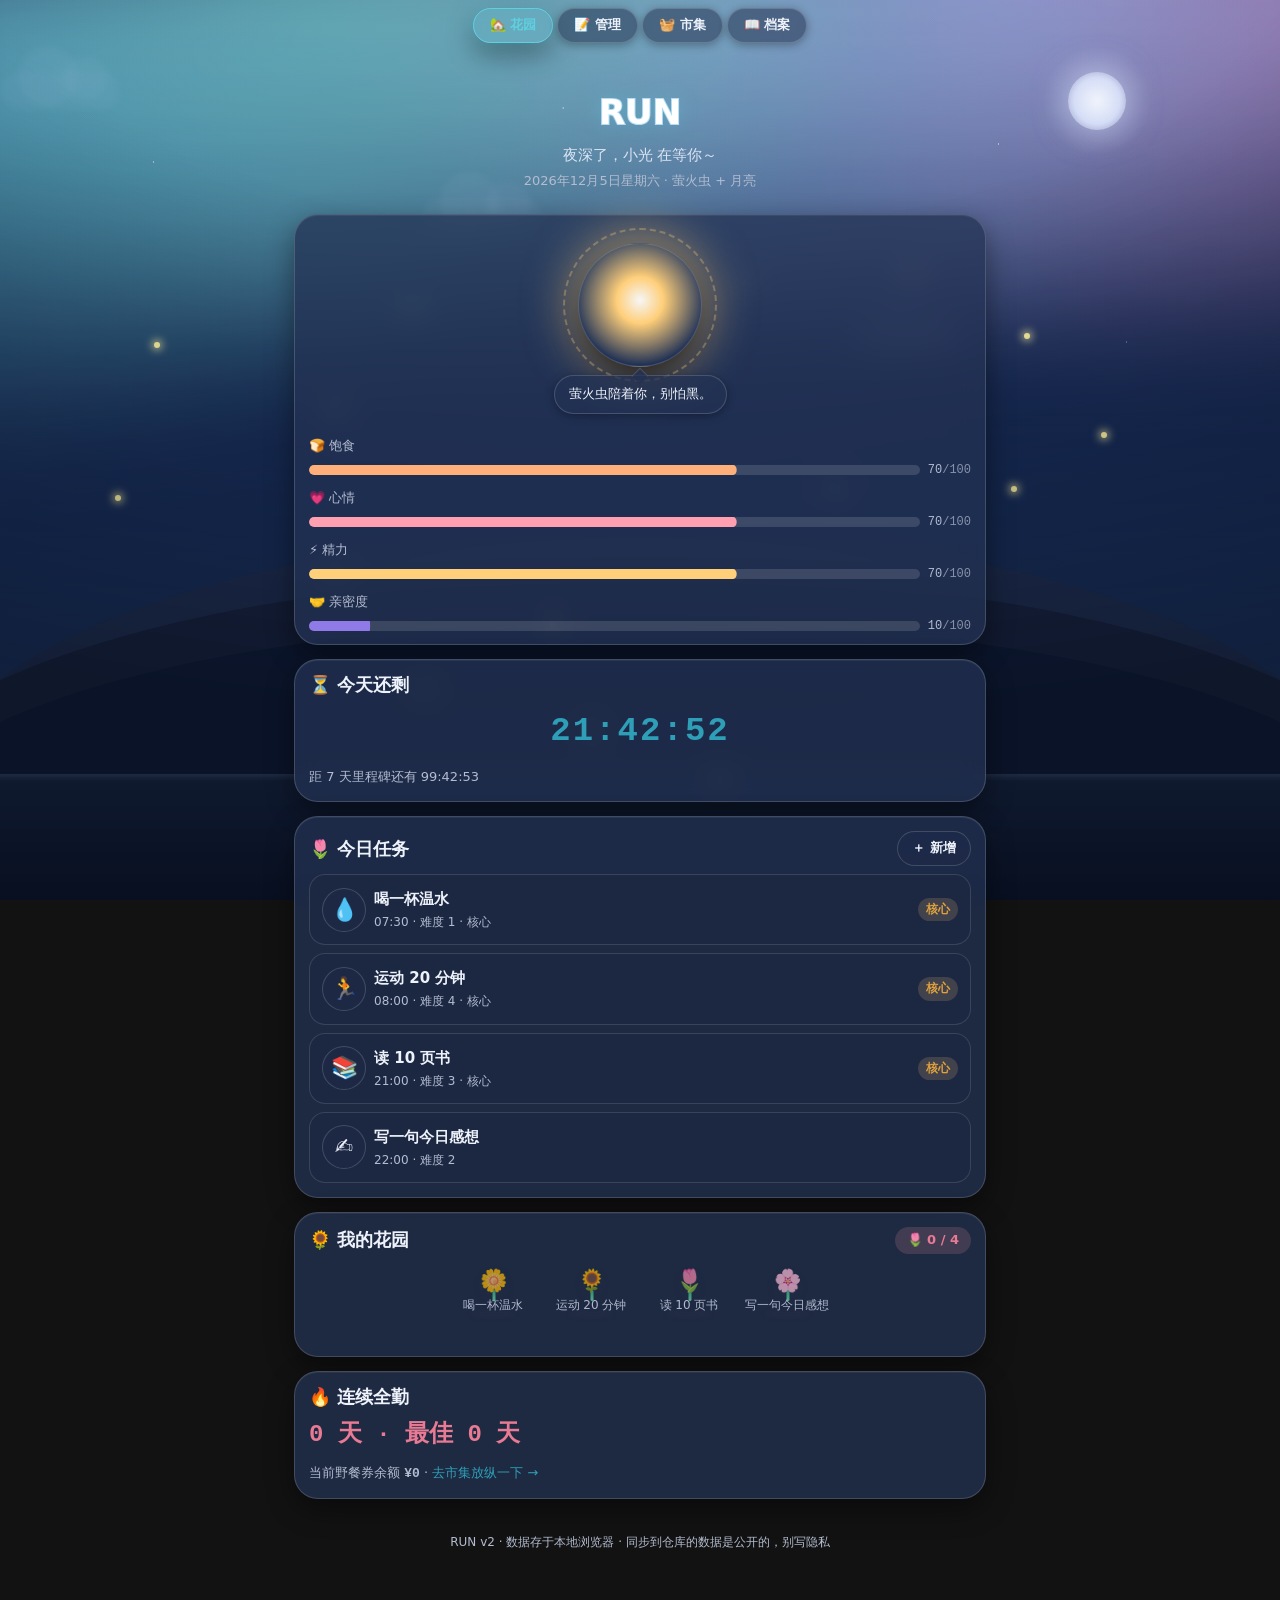
<file: index.html>
<!DOCTYPE html>
<html lang="zh-CN" data-period="morning">
<head>
  <meta charset="UTF-8" />
  <meta name="viewport" content="width=device-width, initial-scale=1.0, viewport-fit=cover" />
  <meta name="color-scheme" content="dark" />
  <meta name="theme-color" content="#0a0e23" />
  <meta name="apple-mobile-web-app-capable" content="yes" />
  <meta name="apple-mobile-web-app-title" content="RUN" />
  <title>RUN · 在静谧里慢慢开花</title>
  <link rel="manifest" href="manifest.webmanifest" />
  <link rel="apple-touch-icon" sizes="180x180" href="assets/apple-touch-icon.png" />
  <link rel="icon" type="image/png" sizes="32x32" href="assets/favicon-32.png" />

  <!-- 防闪白：CSS 加载前先按当前时段把天空色写到 :root，避免先白一帧（§6.3 第 5 条） -->
  <script>
    (function () {
      try {
        var h = new Date().getHours();
        var p = h < 6 ? "night" : h < 9 ? "sunrise" : h < 12 ? "morning"
              : h < 14 ? "noon" : h < 18 ? "golden" : h < 20 ? "dusk" : "night";
        var SKY = {
          sunrise: ["#243063", "#3c2f72"], morning: ["#184a73", "#1f7090"],
          noon: ["#154b73", "#1c7c92"], golden: ["#26365c", "#3b3b78"],
          dusk: ["#272d63", "#4c2f68"], night: ["#0f1d44", "#213e72"]
        };
        var s = SKY[p], r = document.documentElement;
        r.setAttribute("data-period", p);
        r.style.setProperty("--g-sky-from", s[0]);
        r.style.setProperty("--g-sky-to", s[1]);
      } catch (e) { /* 读不到就交给 tokens.css 的默认值 */ }
    })();
  </script>

  <link rel="stylesheet" href="styles/tokens.css" />
  <link rel="stylesheet" href="styles/base.css" />
  <link rel="stylesheet" href="styles/scene.css" />
  <link rel="stylesheet" href="styles/pet.css" />
  <link rel="stylesheet" href="styles/garden.css" />
  <link rel="stylesheet" href="styles/ui.css" />
  <link rel="stylesheet" href="styles/shop.css" />
</head>
<body>
  <!-- 场景层：天空 / 云 / 彩虹 / 山丘 / 草地，动态元素由 js/ui/scene.js 注入 -->
  <div class="g-scene" id="scene-root" aria-hidden="true">
    <div class="g-scene__sky"></div>
    <div class="g-scene__clouds" id="cloud-layer"></div>
    <div class="g-scene__rainbow"></div>
    <div class="g-scene__sun"></div>
    <div class="g-scene__hills"></div>
    <div class="g-scene__grass"></div>
    <div class="g-scene__decor" id="decor-layer"></div>
    <div class="g-scene__particles" id="particle-layer"></div>
    <div class="g-scene__weather" id="weather-layer"></div>
  </div>

  <nav class="g-nav" id="g-nav" aria-label="主导航">
    <a class="g-nav__link g-nav__link--active" href="index.html">🏡 花园</a>
    <a class="g-nav__link" href="manage.html">📝 管理</a>
    <a class="g-nav__link" href="shop.html">🧺 市集</a>
    <a class="g-nav__link" href="stats.html">📖 档案</a>
  </nav>

  <main class="g-main" id="app-root">
    <header class="g-hero">
      <h1 class="g-hero__title">RUN</h1>
      <p class="g-hero__sub" id="greeting">夜色温柔，也照常开花</p>
      <p class="g-hero__meta">
        <span id="today-date">—</span> · <span id="period-note">—</span>
      </p>
    </header>

    <!-- 精灵 + 四项状态条 -->
    <section class="g-card g-card--pet" id="pet-card">
      <div class="g-pet" id="pet-slot"><!-- systems/pet.js render() 注入 --></div>
      <div class="g-pet__stats" id="pet-stats"><!-- 饱食 / 心情 / 能量 / 亲密 --></div>
    </section>

    <!-- 今日倒计时 + 里程碑 -->
    <section class="g-card" id="countdown-card">
      <h2 class="g-card__title">⏳ 今天还剩</h2>
      <p class="g-countdown u-num" id="countdown-slot">--:--:--</p>
      <p class="u-hint" id="countdown-milestone"></p>
    </section>

    <!-- 今日任务（N 朵花对应 N 个每日任务） -->
    <section class="g-card" id="tasks-card">
      <div class="g-card__head u-row u-row--between">
        <h2 class="g-card__title">🌷 今日任务</h2>
        <a class="u-btn u-btn--ghost u-btn--sm" href="manage.html">＋ 新增</a>
      </div>
      <ul class="g-task-list" id="task-list"></ul>
      <p class="u-hint" id="task-empty" hidden>还没有任务，去「管理」种下第一颗种子吧。</p>
    </section>

    <!-- 花园 -->
    <section class="g-card" id="garden-card">
      <div class="g-card__head u-row u-row--between">
        <h2 class="g-card__title">🌻 我的花园</h2>
        <span class="u-badge" id="bloom-badge">0 / 0</span>
      </div>
      <div class="g-garden" id="garden-slot"></div>
    </section>

    <!-- 连续全勤 + 野餐篮进度 -->
    <section class="g-card" id="streak-card">
      <h2 class="g-card__title">🔥 连续全勤</h2>
      <p class="g-streak u-num">
        <span id="streak-current">0</span> 天 · 最佳 <span id="streak-best">0</span> 天
      </p>
      <p class="u-hint" id="coupon-hint">再坚持几天，就能拿到野餐篮美食券啦。</p>
    </section>

    <footer class="g-footer">
      RUN v2 · 数据存于本地浏览器 · 同步到仓库的数据是公开的，别写隐私
    </footer>
  </main>

  <div id="overlay-root"></div>
  <div id="toast" class="g-toast" role="status" aria-live="polite" hidden></div>

  <script src="js/core/boot.js"></script>
</body>
</html>
</file>
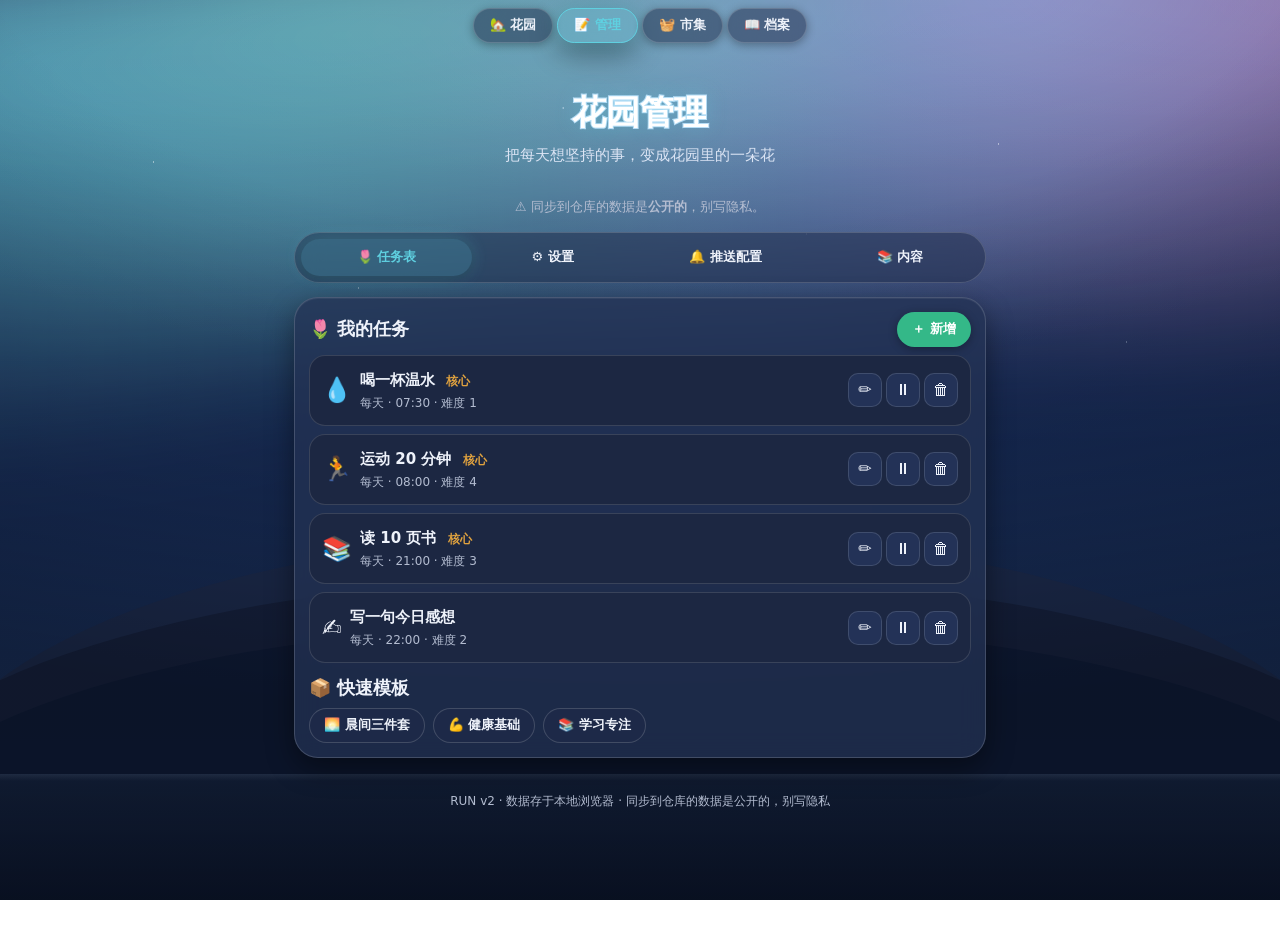
<file: manage.html>
<!DOCTYPE html>
<html lang="zh-CN" data-period="morning" data-page-node-id="50ZCucNL88icAiHSc6hp17">
<head data-page-node-id="xJGBP7SKxhaXJltdpGudyI">
  <meta charset="UTF-8" data-page-node-id="ly1vsdE0kFoklC9PhzN9RK" />
  <meta name="viewport" content="width=device-width, initial-scale=1.0, viewport-fit=cover" data-page-node-id="fPW370P78MPQ0D7c0AGDGE" />
  <meta name="color-scheme" content="light" data-page-node-id="Fojk8ApiAKJGlQfiQ4APQv" />
  <meta name="theme-color" content="#87CEEB" data-page-node-id="9A2WPywnHeMzHrumULYO1d" />
  <meta name="apple-mobile-web-app-capable" content="yes" data-page-node-id="GKoHZEuyYREveKpFYF7SRY" />
  <meta name="apple-mobile-web-app-title" content="RUN" data-page-node-id="01CmmzJvRt8d8B22ubWtrv" />
  <title>花园管理 · RUN</title>
  <link rel="manifest" href="manifest.webmanifest" data-page-node-id="3ZWSwTCDeB5kGBWz2WON2p" />
  <link rel="apple-touch-icon" sizes="180x180" href="assets/apple-touch-icon.png" data-page-node-id="EFvNkqRHGYdCBzrj44iTyf" />
  <link rel="icon" type="image/png" sizes="32x32" href="assets/favicon-32.png" data-page-node-id="llu8EnA7DdcTg0W8DuORNC" />

  <script>
    (function () {
      try {
        var h = new Date().getHours();
        var p = h < 6 ? "night" : h < 9 ? "sunrise" : h < 12 ? "morning"
              : h < 14 ? "noon" : h < 18 ? "golden" : h < 20 ? "dusk" : "night";
        var SKY = {
          sunrise: ["#FFD1B3", "#FFB6C1"], morning: ["#87CEEB", "#BFEFFF"],
          noon: ["#FFE66D", "#FFF3B0"], golden: ["#FFE9A8", "#98FB98"],
          dusk: ["#FFA07A", "#E6E6FA"], night: ["#1B2A5B", "#3D5A98"]
        };
        var s = SKY[p], r = document.documentElement;
        r.setAttribute("data-period", p);
        r.style.setProperty("--g-sky-from", s[0]);
        r.style.setProperty("--g-sky-to", s[1]);
      } catch (e) { /* 交给 tokens.css 默认值 */ }
    })();
  </script>

  <link rel="stylesheet" href="styles/tokens.css" data-page-node-id="S9XUOA93CHjBuzmYueax1d" />
  <link rel="stylesheet" href="styles/base.css" data-page-node-id="33KEX0l2ybWiHEs8vyLMKw" />
  <link rel="stylesheet" href="styles/scene.css" data-page-node-id="F0kUtR4EzzPfGinw5z8FsU" />
  <link rel="stylesheet" href="styles/pet.css" data-page-node-id="qC2HOUAYc6J92T4Pji2tQ2" />
  <link rel="stylesheet" href="styles/garden.css" data-page-node-id="526UTsiGP7QOVWBCVrpiDw" />
  <link rel="stylesheet" href="styles/ui.css" data-page-node-id="dNPkWkBQ8NznkNPI6BuBN7" />
  <link rel="stylesheet" href="styles/shop.css" data-page-node-id="DulfBcBAXDlikVHI9EHe4e" />

  <style>
    .g-content-editor{ width:100%; min-height:46vh; box-sizing:border-box; font-family:ui-monospace,SFMono-Regular,Menlo,Consolas,monospace; font-size:13px; line-height:1.5; padding:12px; border:1px solid #e3e8e3; border-radius:12px; background:#fbfdfb; color:#2c3a36; resize:vertical; }
    .g-content-editor.is-err{ border-color:#e06b6b; background:#fff5f5; }
  </style>
</head>
<body data-page-node-id="Bw6rSECqahffDtYR51RooA">
  <div class="g-scene" id="scene-root" aria-hidden="true" data-page-node-id="3NYWxXRGDfMYhqjiXYRrFa">
    <div class="g-scene__sky" data-page-node-id="nx0LGkrFUqTEj2BtJ5THIb"></div>
    <div class="g-scene__hills" data-page-node-id="Lw8Q2oHV2cfLObnBT3kA1U"></div>
    <div class="g-scene__grass" data-page-node-id="RPVGjFyt04iMD8U8AwggVQ"></div>
  </div>

  <nav class="g-nav" id="g-nav" aria-label="主导航" data-page-node-id="JSUl9vR38dnF3HXMqHoDZT">
    <a class="g-nav__link" href="index.html" data-page-node-id="yKYOrX6MFJGrikWMihTZ4d">🏡 花园</a>
    <a class="g-nav__link g-nav__link--active" href="manage.html" data-page-node-id="PBVjTEMQ9EDL3Z8hDz7i0i">📝 管理</a>
    <a class="g-nav__link" href="shop.html" data-page-node-id="HnQxcqqGILFF7HcAmaKkK5">🧺 市集</a>
    <a class="g-nav__link" href="stats.html" data-page-node-id="KxwcDzj00hFVw0BnCgePzw">📖 档案</a>
  </nav>

  <main class="g-main" id="app-root" data-page-node-id="d54jYuBs7QsFcDwfzgvl6S">
    <header class="g-hero" data-page-node-id="HsagY0KY7muWCtBGDzIwqa">
      <h1 class="g-hero__title" data-page-node-id="r5lBizJet7PyB65ozN5dmV">花园管理</h1>
      <p class="g-hero__sub" data-page-node-id="QdENnSAWrEgIzsyX4MVQL4">把每天想坚持的事，变成花园里的一朵花</p>
    </header>

    <!-- 隐私红线提示（主理人决策 10，必须常驻可见） -->
    <p class="u-hint u-center" id="privacy-hint" data-page-node-id="Ayg0hwdFGJQQrHw15CkWYl">
      ⚠️ 同步到仓库的数据是<strong data-page-node-id="hiSzijBcJfXQ8ymDZxSImH">公开的</strong>，别写隐私。
    </p>

    <!-- Tab 切换 -->
    <div class="g-tabs" id="tab-bar" role="tablist" data-page-node-id="0VdhCNs7Cg2NnomJ92fBVR">
      <button type="button" class="g-tabs__tab is-active" data-tab="tasks" role="tab" data-page-node-id="0YMUCRFvP6mZgVY6r5s4UM">🌷 任务表</button>
      <button type="button" class="g-tabs__tab" data-tab="settings" role="tab" data-page-node-id="k7LWA2rkm6FkITWriBA36F">⚙️ 设置</button>
      <button type="button" class="g-tabs__tab" data-tab="push" role="tab" data-page-node-id="pzyJu0F4aFl8lF3spzUgRV">🔔 推送配置</button>
      <button type="button" class="g-tabs__tab" data-tab="content" role="tab" data-page-node-id="lbhQ5KSuUNuBxdoXOVMdvg">📚 内容</button>
    </div>

    <!-- ============ Tab 1 · 任务表 ============ -->
    <section class="g-card" id="tab-tasks" data-panel="tasks" data-page-node-id="EJ7qD9X2JFaEs79uiVPNmw">
      <div class="g-card__head u-row u-row--between" data-page-node-id="VzNhdmRcRWQpmcsnFE2ZbO">
        <h2 class="g-card__title" data-page-node-id="UiKfSUPLlNeDgQkaiOgpaG">🌷 我的任务</h2>
        <button type="button" class="u-btn u-btn--primary u-btn--sm" id="add-plan-btn" data-page-node-id="y5cwMxNqArxS9UAhIbuB0V">＋ 新增</button>
      </div>

      <!-- 新建 / 编辑表单 -->
      <form class="g-form" id="plan-form" hidden data-page-node-id="HFlivDx0dIEkgWFTasuxA2">
        <input type="hidden" id="plan-id" value="" data-page-node-id="nHRD30LUkfU2ELRzOSCFBm" />
        <label class="g-form__row" data-page-node-id="fPrG4Zzuk1YQG5HF9Fbsjx">
          <span class="g-form__label" data-page-node-id="WBK8DigIsf9tXL0hOX6wH9">任务名</span>
          <input class="g-input" type="text" id="plan-name" maxlength="30" placeholder="比如：晨跑 20 分钟" data-page-node-id="jliYd8xaLfwq6sciCJggq9" />
        </label>
        <div class="g-form__row" data-page-node-id="akdzbZiST5sjHbTsbtv3Z6">
          <span class="g-form__label" data-page-node-id="aDk2igZel7Z7qZ3QVn42Sc">图标</span>
          <div id="plan-icon-picker" data-page-node-id="jSqMHkvZbJziolVKvbmXn6"><!-- RF.ui.iconPicker 注入 --></div>
        </div>
        <div class="g-form__row u-row u-row--wrap" data-page-node-id="vho1hDqMvPgcIpSW9oYmv1">
          <label class="g-form__inline" data-page-node-id="KdNsI8jj1Q4N9gMOWZz3n3">
            <span class="g-form__label" data-page-node-id="f0GxhFxONGHNZfO95I7zTn">频率</span>
            <select class="g-input" id="plan-freq" data-page-node-id="Xj5YxmLnBYJCfQknfGztnH">
              <option value="daily" data-page-node-id="QPK00JzoEd1PyJwcHmDLcu">每天</option>
              <option value="weekly" data-page-node-id="e1xzqEfHEEVAMtN6O77cZj">每周</option>
              <option value="monthly" data-page-node-id="dLGLcmg69LyxXw885yP5nJ">每月</option>
            </select>
          </label>
          <label class="g-form__inline" data-page-node-id="F6VT84c8fuHDZriKjh5Qac">
            <span class="g-form__label" data-page-node-id="LPYE45SI4H6EmoImnQ71BU">时间</span>
            <input class="g-input" type="time" id="plan-time" value="08:00" data-page-node-id="cKIiej1MFkxDIZ1cX8SoQw" />
          </label>
        </div>
        <div class="g-form__row u-row u-row--wrap" data-page-node-id="8AoSkyE3MZzFpGlR93H6wF">
          <label class="g-form__inline" data-page-node-id="ObLCMsAt3bZCbhsVMRLCE4">
            <span class="g-form__label" data-page-node-id="fElmhnhtXD8l8S280KmCGR">难度 1-5</span>
            <input class="g-input u-num" type="number" id="plan-difficulty" min="1" max="5" value="3" data-page-node-id="4CjPHlxWlul6MFDZyHpZOr" />
          </label>
          <label class="g-form__inline" data-page-node-id="bzJMrMhWhC9hOtMlS1mECa">
            <span class="g-form__label" data-page-node-id="osMn44jmoQTkCDq9NTwJdx">预估分钟</span>
            <input class="g-input u-num" type="number" id="plan-est" min="1" max="240" value="5" data-page-node-id="YIJGR1UJzQ5IhloXO71bre" />
          </label>
        </div>
        <label class="g-form__row g-form__row--switch" data-page-node-id="HqNpg6GgcbjrqPRxvmAWIp">
          <span class="g-form__label" data-page-node-id="0dRjKTJWwyjujtOwmcdUKr">核心任务 ⭐</span>
          <input type="checkbox" id="plan-core" checked data-page-node-id="BQZwCjrKxPre1tplRBzX5y" />
          <span class="u-hint" data-page-node-id="5FDFJ3G3VAuEDuszGuR7aC">关掉后未完成也不算断签，但那朵花不会开</span>
        </label>
        <label class="g-form__row g-form__row--switch" data-page-node-id="zmuAUQWyy9jsjnbG4GrOMw">
          <span class="g-form__label" data-page-node-id="OgyZD8q8L2iY0htIMmAvHN">启用</span>
          <input type="checkbox" id="plan-enabled" checked data-page-node-id="hya89NsyH7yL8w7qvl6Bz9" />
        </label>
        <div class="u-row" data-page-node-id="kskLFUfvGESpILcpI2W7sK">
          <button type="submit" class="u-btn u-btn--primary" id="plan-save" data-page-node-id="N5MuEKx9qpoxEyzhsXE5WZ">保存</button>
          <button type="button" class="u-btn u-btn--ghost" id="plan-cancel" data-page-node-id="ERxzsCBjvh3tWiRt3oO6VK">取消</button>
        </div>
      </form>

      <ul class="g-plan-list" id="plan-list" data-page-node-id="5ROUsrYeiT0lSyEL9kqYYz"></ul>
      <p class="u-hint" id="plan-empty" hidden data-page-node-id="udYKnC7RLKVT0U1EElI04S">还没有任务，点右上角「＋ 新增」种下第一颗种子。</p>

      <div class="g-card__head u-mt-md" data-page-node-id="fdLnQmohhBek2l1Zln4XEi">
        <h3 class="g-card__title" data-page-node-id="cElCoqlBA7KPfLRtQX5O7j">📦 快速模板</h3>
      </div>
      <div class="u-row u-row--wrap" id="plan-templates" data-page-node-id="uD4ZUF5EsVKzTsO3WHav0V">
        <button type="button" class="u-btn u-btn--ghost u-btn--sm" data-tpl="morning" data-page-node-id="Q4JEG0FiIo7wQ9lze87JDM">🌅 晨间三件套</button>
        <button type="button" class="u-btn u-btn--ghost u-btn--sm" data-tpl="health" data-page-node-id="lnWvjngGMwSTa7cxCi23Qi">💪 健康基础</button>
        <button type="button" class="u-btn u-btn--ghost u-btn--sm" data-tpl="study" data-page-node-id="dmHMezsikHPMpnu5GtUBnJ">📚 学习专注</button>
      </div>
    </section>

    <!-- ============ Tab 2 · 设置 ============ -->
    <section class="g-card" id="tab-settings" data-panel="settings" hidden data-page-node-id="SSTJaqnCifWXBxDfY9UK7D">
      <h2 class="g-card__title" data-page-node-id="l5dZLG4HfNZKHl9lx65yfH">⚙️ 设置</h2>

      <label class="g-form__row" data-page-node-id="UtkJiSK3oYMHiLt2eeBEsp">
        <span class="g-form__label" data-page-node-id="gOFWkjLB0sxl1Lui9BmxEo">精灵名字</span>
        <input class="g-input" type="text" id="pet-name" maxlength="12" placeholder="小光" data-page-node-id="QodhdKalGn3vX0IE7T9IMd" />
      </label>

      <div class="g-form__row u-row u-row--wrap" data-page-node-id="ts4PDcqXFBTS6Yyba5K6TO">
        <label class="g-form__inline" data-page-node-id="ThY3FMa4QL1uqZhZ38dSrM">
          <span class="g-form__label" data-page-node-id="fgpN3YF58LpBOXAB78jRSS">每日饮水目标（ml）</span>
          <input class="g-input u-num" type="number" id="water-goal" min="500" max="5000" step="100" value="2000" data-page-node-id="C8ViuTmfPEERkpwAVlHwHJ" />
        </label>
        <label class="g-form__inline" data-page-node-id="O4Ey9HOxAvhvDoNLI1yRAN">
          <span class="g-form__label" data-page-node-id="U40WRZUXCGWELlekJ0WNte">番茄钟（分钟）</span>
          <input class="g-input u-num" type="number" id="focus-minutes" min="5" max="90" step="5" value="25" data-page-node-id="mAiu3fY5znACKGsr3caZP4" />
        </label>
      </div>

      <label class="g-form__row g-form__row--switch" data-page-node-id="PQ3reHlS7HBwUvt42UQsqF">
        <span class="g-form__label" data-page-node-id="UxcpzxdBYZQRYPzXgH9Ytx">音效</span>
        <input type="checkbox" id="opt-sound" checked data-page-node-id="65OhPAeAUMZvhrm9Pclo0y" />
      </label>
      <label class="g-form__row g-form__row--switch" data-page-node-id="siY0LHYcG9gxstl5opFMsw">
        <span class="g-form__label" data-page-node-id="KnFgyQEUiH1e8VUiDW5HOp">减少动效</span>
        <input type="checkbox" id="opt-reduce-motion" data-page-node-id="e0NYp921CNwm2Kq0ZF3As4" />
      </label>
      <label class="g-form__row g-form__row--switch" data-page-node-id="2LxhnxcXX9t2IWxF4nkCKr">
        <span class="g-form__label" data-page-node-id="f5tLiCtfRYEbeFFUcxTJwd">不同步 note（感想不外传）</span>
        <input type="checkbox" id="opt-no-note" data-page-node-id="7tc3DhY9jruriFZIiYa6UZ" />
        <span class="u-hint" data-page-node-id="F3aaIa5HXa9vOGei7SRdC8">开启后同步到仓库前会清空打卡备注，只留完成情况</span>
      </label>

      <hr class="g-hr" data-page-node-id="u0ZqBKCBqkRxsRM4kmwBRc" />

      <h3 class="g-card__title" data-page-node-id="SCNWEnYSS5DTelFrAYkCti">🔄 同步</h3>
      <p class="u-hint" data-page-node-id="NhL2ZUHYTqmZpo1SfV33Ip">上次同步：<span id="last-sync" data-page-node-id="pcQAcH4ZTnMf3iw1WV2h7K">从未</span></p>
      <label class="g-form__row" data-page-node-id="d8FoOmwEro7B0fCXGYLY8T">
        <span class="g-form__label" data-page-node-id="X1xOXnkD0OS9jxjBemnRmW">同步代理地址</span>
        <input class="g-input" type="url" id="proxy-url" placeholder="https://runform-sync.3341644038.workers.dev" data-page-node-id="XDx0CNEWSCAeyGtFKQMfBh" />
      </label>
      <label class="g-form__row" data-page-node-id="TQym4XWJxlaUrA3lnwCUuA">
        <span class="g-form__label" data-page-node-id="BsXP41I5LwXzH5iev6Jkp0">本机 PAT（仅存本地，绝不出网）</span>
        <input class="g-input" type="password" id="pat-input" autocomplete="off" placeholder="留空则走代理通道" data-page-node-id="mrckoioGwknDzIa6zeiWaT" />
      </label>
      <div class="u-row" data-page-node-id="g3clXcqezkkak85B2iQvFO">
        <button type="button" class="u-btn u-btn--primary" id="sync-now-btn" data-page-node-id="vcIwH0MGAhaTmB6859b6u4">立即同步</button>
        <button type="button" class="u-btn u-btn--ghost" id="pull-now-btn" data-page-node-id="hK4XX7q65Y54VfxuZRgrOb">拉取仓库状态</button>
      </div>
    </section>

    <!-- ============ Tab 3 · 推送配置 ============ -->
    <section class="g-card" id="tab-push" data-panel="push" hidden data-page-node-id="LaKGjzupWX62HHy8Hnd1D8">
      <h2 class="g-card__title" data-page-node-id="JlQZD74lURFWFbQepqNxV7">🔔 推送配置</h2>
      <p class="u-hint" data-page-node-id="GOv9Z1gBXhbuCyS6klLdWy">GitHub Actions 高峰期会迟到，所以按「目标时间 − 提前量」触发，再补睡到点。</p>

      <label class="g-form__row" data-page-node-id="44RcBQuBJ2IZV7YSVRjUP4">
        <span class="g-form__label" data-page-node-id="eKh5nBFI9ErSi4rvCxVxSu">提前量（分钟）</span>
        <input class="g-input u-num" type="number" id="lead-minutes" min="0" max="120" step="1" value="30" data-page-node-id="kBlxb2oFXaFtC0mQhlIHBr" />
      </label>

      <!-- 校准建议：数据来自 data/push-state.json 的 sent 记录 -->
      <div class="g-calib" id="calib-box" data-page-node-id="V1uHKRilDusEWDguil638Q">
        <p class="u-sm" data-page-node-id="wwhsp7my9N4YOt7uaBPf7p">最近 10 条平均迟到 <strong class="u-num" id="avg-late" data-page-node-id="vqdoMgxwMBqNKBM1STVrcQ">—</strong> 分钟</p>
        <p class="u-sm" data-page-node-id="EXNuyMK8LfBA30Uf3OxZZf">建议提前量：<strong class="u-num" id="suggested-lead" data-page-node-id="CuX9msIYIKskCCL6ROvbzl">—</strong> 分钟</p>
        <button type="button" class="u-btn u-btn--ghost u-btn--sm" id="apply-suggest-btn" data-page-node-id="AYUQ8X2G47LtGHouMH9Bng">应用建议</button>
      </div>

      <ul class="g-slot-list" id="slot-list" data-page-node-id="1vGeeSz484ITRUoAoCzs90">
        <!-- 由 js/pages/manage.js 按 RF.schema.PUSH_SLOTS 渲染 6 行：
             [开关] 槽位名 [目标时间 input[type=time]] [昨天实际送达] -->
      </ul>

      <div class="u-row u-mt-md" data-page-node-id="1CzUBTOAvN0QSa0pj6L2Om">
        <button type="button" class="u-btn u-btn--primary" id="save-push-btn" data-page-node-id="OM67VYh6KWE4uzzqVFfOJF">保存推送配置</button>
        <button type="button" class="u-btn u-btn--ghost" id="test-push-btn" data-page-node-id="uk2KqEcbir6VRUEGFM6NcG">测试推送</button>
      </div>
      <p class="u-hint" data-page-node-id="CQnB6LzLv5zwq91kvNsCrF">默认只开 4 个槽（07:00 / 21:30 / 22:30 / 00:00），12:00 与 18:00 默认关闭。</p>
    </section>

    <!-- ============ Tab 4 · 内容编辑 ============ -->
    <section class="g-card" id="tab-content" data-panel="content" hidden data-page-node-id="0Jsx4nBhpvQTOONGCsjoEu">
      <h2 class="g-card__title" data-page-node-id="iCC6cONX1V7nMrB50VcmuU">📚 内容编辑</h2>
      <p class="u-hint" data-page-node-id="I210pXg9eTVGsQv8nRUvWH">免开仓库直接改站点内容（券 / 市集 / 精灵台词 / 段位 / 成就 / 花园品种 / 断签文案…）。先「本机保存」即时看效果，确认无误再「提交仓库」全设备生效。</p>
      <div class="u-row u-row--between u-mt-sm" data-page-node-id="tRUj0ojmB2jgnVkxflVEGz">
        <button type="button" class="u-btn u-btn--ghost u-btn--sm" id="content-reset-btn" data-page-node-id="NN2D4rMbnhwrsGeOvQ55VG">恢复默认</button>
        <span class="u-sm" id="content-status" data-page-node-id="VISmYCVHjai3e3LI9sFffE"></span>
      </div>
      <textarea id="content-editor" class="g-content-editor" spellcheck="false"></textarea>
      <div class="u-row u-mt-sm" data-page-node-id="EWqdAmtx3W1CaHQr4RAXQB">
        <button type="button" class="u-btn u-btn--primary" id="content-save-local" data-page-node-id="d9MwdlIoUCmJUPY75RR6wN">本机保存</button>
        <button type="button" class="u-btn u-btn--sm" id="content-save-repo" data-page-node-id="OL5ml65ohdMEDi6gk2nWwX">提交仓库</button>
      </div>
      <p class="u-hint" data-page-node-id="2HFGWcQcPoE52i6cs9MpGn">「本机保存」仅此设备生效；「提交仓库」写入 data/content.json（公开仓库、全设备生效，需网络 / 同步通道）。</p>
    </section>

    <footer class="g-footer" data-page-node-id="qekvXNvkfjSft2zOtOGLbP">
      RUN v2 · 数据存于本地浏览器 · 同步到仓库的数据是公开的，别写隐私
    </footer>
  </main>

  <div id="overlay-root" data-page-node-id="53sH1YiYixhYDrWsVriQB5"></div>
  <div id="toast" class="g-toast" role="status" aria-live="polite" hidden data-page-node-id="oFlHZa3ShjLMbyd8QG7LiT"></div>

  <script src="js/core/boot.js"></script>
</body>
</html>
</file>
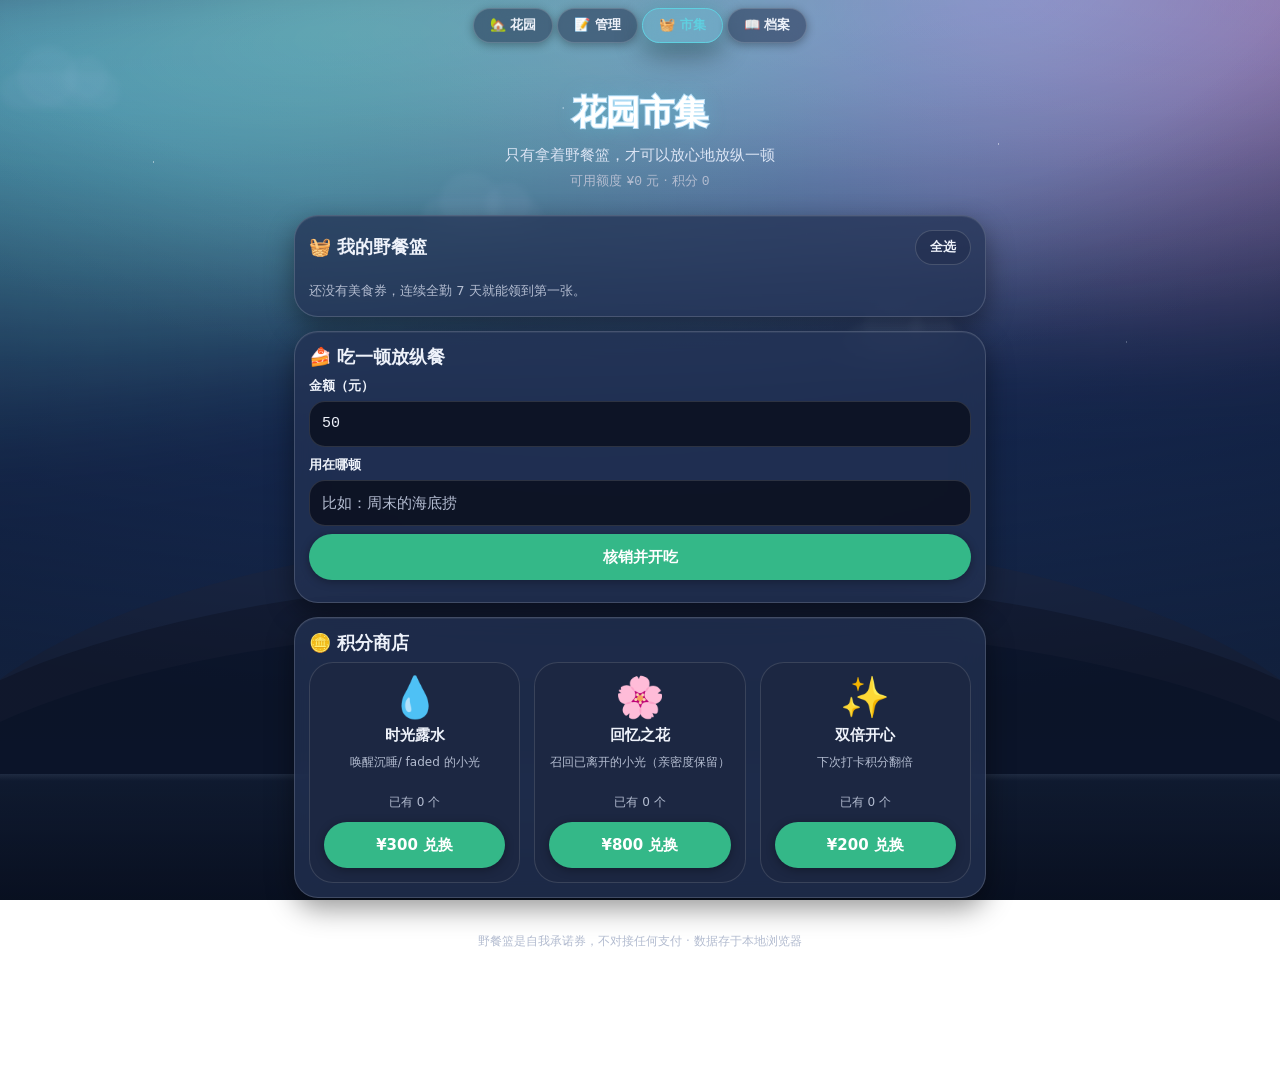
<file: shop.html>
<!DOCTYPE html>
<html lang="zh-CN" data-period="morning">
<head>
  <meta charset="UTF-8" />
  <meta name="viewport" content="width=device-width, initial-scale=1.0, viewport-fit=cover" />
  <meta name="color-scheme" content="light" />
  <meta name="theme-color" content="#87CEEB" />
  <meta name="apple-mobile-web-app-capable" content="yes" />
  <meta name="apple-mobile-web-app-title" content="RUN" />
  <title>花园市集 · RUN</title>
  <link rel="manifest" href="manifest.webmanifest" />
  <link rel="apple-touch-icon" sizes="180x180" href="assets/apple-touch-icon.png" />
  <link rel="icon" type="image/png" sizes="32x32" href="assets/favicon-32.png" />

  <script>
    (function () {
      try {
        var h = new Date().getHours();
        var p = h < 6 ? "night" : h < 9 ? "sunrise" : h < 12 ? "morning"
              : h < 14 ? "noon" : h < 18 ? "golden" : h < 20 ? "dusk" : "night";
        var SKY = {
          sunrise: ["#FFD1B3", "#FFB6C1"], morning: ["#87CEEB", "#BFEFFF"],
          noon: ["#FFE66D", "#FFF3B0"], golden: ["#FFE9A8", "#98FB98"],
          dusk: ["#FFA07A", "#E6E6FA"], night: ["#1B2A5B", "#3D5A98"]
        };
        var s = SKY[p], r = document.documentElement;
        r.setAttribute("data-period", p);
        r.style.setProperty("--g-sky-from", s[0]);
        r.style.setProperty("--g-sky-to", s[1]);
      } catch (e) { /* 交给 tokens.css 默认值 */ }
    })();
  </script>

  <link rel="stylesheet" href="styles/tokens.css" />
  <link rel="stylesheet" href="styles/base.css" />
  <link rel="stylesheet" href="styles/scene.css" />
  <link rel="stylesheet" href="styles/pet.css" />
  <link rel="stylesheet" href="styles/garden.css" />
  <link rel="stylesheet" href="styles/ui.css" />
  <link rel="stylesheet" href="styles/shop.css" />
</head>
<body>
  <div class="g-scene" id="scene-root" aria-hidden="true">
    <div class="g-scene__sky"></div>
    <div class="g-scene__clouds" id="cloud-layer"></div>
    <div class="g-scene__rainbow"></div>
    <div class="g-scene__hills"></div>
    <div class="g-scene__grass"></div>
    <div class="g-scene__particles" id="particle-layer"></div>
  </div>

  <nav class="g-nav" id="g-nav" aria-label="主导航">
    <a class="g-nav__link" href="index.html">🏡 花园</a>
    <a class="g-nav__link" href="manage.html">📝 管理</a>
    <a class="g-nav__link g-nav__link--active" href="shop.html">🧺 市集</a>
    <a class="g-nav__link" href="stats.html">📖 档案</a>
  </nav>

  <main class="g-main" id="app-root">
    <header class="g-hero">
      <h1 class="g-hero__title">花园市集</h1>
      <p class="g-hero__sub">只有拿着野餐篮，才可以放心地放纵一顿</p>
      <p class="g-hero__meta">
        可用额度 <span class="u-num" id="balance">0</span> 元 ·
        积分 <span class="u-num" id="points">0</span>
      </p>
    </header>

    <!-- 藤编篮库存：可多选叠加核销 -->
    <section class="g-card" id="basket-card">
      <div class="g-card__head u-row u-row--between">
        <h2 class="g-card__title">🧺 我的野餐篮</h2>
        <button type="button" class="u-btn u-btn--ghost u-btn--sm" id="select-all-btn">全选</button>
      </div>
      <div class="g-basket-grid" id="basket-list"></div>
      <p class="u-hint" id="basket-empty" hidden>还没有美食券，连续全勤 7 天就能领到第一张。</p>
    </section>

    <!-- 放纵餐登记 -->
    <section class="g-card" id="indulge-card">
      <h2 class="g-card__title">🍰 吃一顿放纵餐</h2>
      <form class="g-form" id="indulge-form">
        <label class="g-form__row">
          <span class="g-form__label">金额（元）</span>
          <input class="g-input u-num" type="number" id="indulge-amount" min="1" step="1" value="50" />
        </label>
        <label class="g-form__row">
          <span class="g-form__label">用在哪顿</span>
          <input class="g-input" type="text" id="indulge-note" maxlength="40" placeholder="比如：周末的海底捞" />
        </label>
        <button type="submit" class="u-btn u-btn--primary" id="indulge-submit">核销并开吃</button>
      </form>
      <p class="u-hint" id="theft-hint" hidden></p>
    </section>

    <!-- 积分商店：换道具 -->
    <section class="g-card" id="shop-card">
      <h2 class="g-card__title">🪙 积分商店</h2>
      <div class="g-shop-grid" id="shop-grid"></div>
    </section>

    <footer class="g-footer">
      野餐篮是自我承诺券，不对接任何支付 · 数据存于本地浏览器
    </footer>
  </main>

  <div id="overlay-root"></div>
  <div id="toast" class="g-toast" role="status" aria-live="polite" hidden></div>

  <script src="js/core/boot.js"></script>
</body>
</html>
</file>
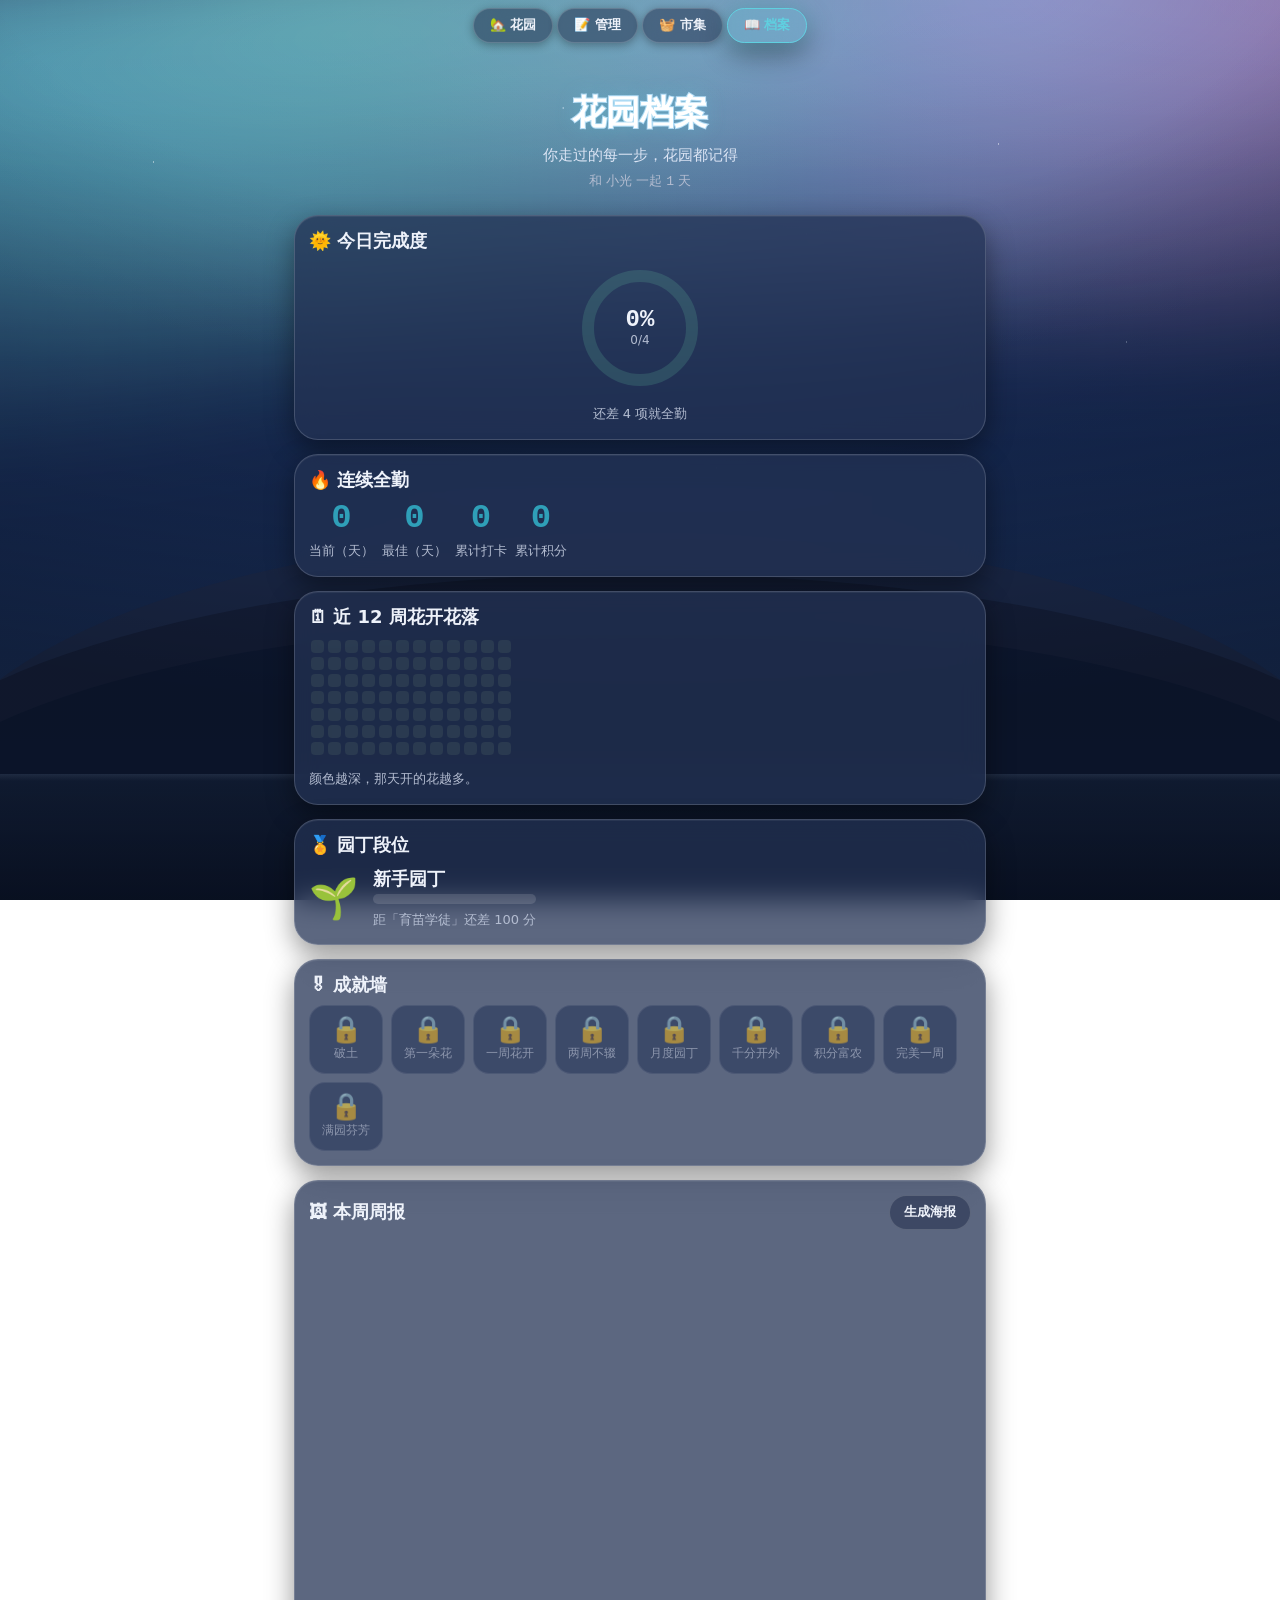
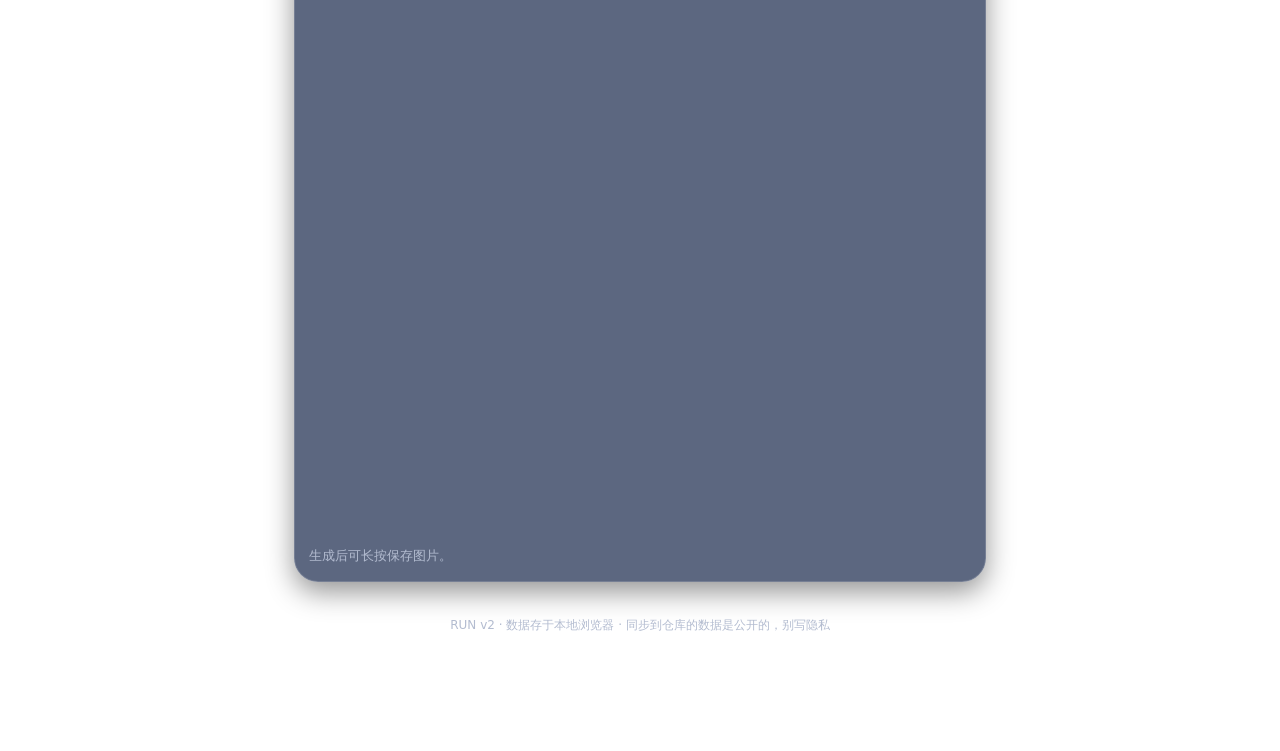
<file: stats.html>
<!DOCTYPE html>
<html lang="zh-CN" data-period="morning">
<head>
  <meta charset="UTF-8" />
  <meta name="viewport" content="width=device-width, initial-scale=1.0, viewport-fit=cover" />
  <meta name="color-scheme" content="light" />
  <meta name="theme-color" content="#87CEEB" />
  <meta name="apple-mobile-web-app-capable" content="yes" />
  <meta name="apple-mobile-web-app-title" content="RUN" />
  <title>花园档案 · RUN</title>
  <link rel="manifest" href="manifest.webmanifest" />
  <link rel="apple-touch-icon" sizes="180x180" href="assets/apple-touch-icon.png" />
  <link rel="icon" type="image/png" sizes="32x32" href="assets/favicon-32.png" />

  <script>
    (function () {
      try {
        var h = new Date().getHours();
        var p = h < 6 ? "night" : h < 9 ? "sunrise" : h < 12 ? "morning"
              : h < 14 ? "noon" : h < 18 ? "golden" : h < 20 ? "dusk" : "night";
        var SKY = {
          sunrise: ["#FFD1B3", "#FFB6C1"], morning: ["#87CEEB", "#BFEFFF"],
          noon: ["#FFE66D", "#FFF3B0"], golden: ["#FFE9A8", "#98FB98"],
          dusk: ["#FFA07A", "#E6E6FA"], night: ["#1B2A5B", "#3D5A98"]
        };
        var s = SKY[p], r = document.documentElement;
        r.setAttribute("data-period", p);
        r.style.setProperty("--g-sky-from", s[0]);
        r.style.setProperty("--g-sky-to", s[1]);
      } catch (e) { /* 交给 tokens.css 默认值 */ }
    })();
  </script>

  <link rel="stylesheet" href="styles/tokens.css" />
  <link rel="stylesheet" href="styles/base.css" />
  <link rel="stylesheet" href="styles/scene.css" />
  <link rel="stylesheet" href="styles/pet.css" />
  <link rel="stylesheet" href="styles/garden.css" />
  <link rel="stylesheet" href="styles/ui.css" />
  <link rel="stylesheet" href="styles/shop.css" />
</head>
<body>
  <div class="g-scene" id="scene-root" aria-hidden="true">
    <div class="g-scene__sky"></div>
    <div class="g-scene__hills"></div>
    <div class="g-scene__grass"></div>
  </div>

  <nav class="g-nav" id="g-nav" aria-label="主导航">
    <a class="g-nav__link" href="index.html">🏡 花园</a>
    <a class="g-nav__link" href="manage.html">📝 管理</a>
    <a class="g-nav__link" href="shop.html">🧺 市集</a>
    <a class="g-nav__link g-nav__link--active" href="stats.html">📖 档案</a>
  </nav>

  <main class="g-main" id="app-root">
    <header class="g-hero">
      <h1 class="g-hero__title">花园档案</h1>
      <p class="g-hero__sub">你走过的每一步，花园都记得</p>
      <p class="g-hero__meta">
        和 <span id="pet-name-label">小光</span> 一起
        <span class="u-num" id="days-together">0</span> 天
      </p>
    </header>

    <!-- 今日完成度环形进度 -->
    <section class="g-card" id="ring-card">
      <h2 class="g-card__title">🌞 今日完成度</h2>
      <div class="g-ring" id="ring-slot"><!-- 由 stats.js 注入 SVG 环形进度 --></div>
      <p class="u-hint u-center" id="ring-note">今天还没有开花</p>
    </section>

    <!-- 连续天数 -->
    <section class="g-card" id="streak-card">
      <h2 class="g-card__title">🔥 连续全勤</h2>
      <div class="u-row u-row--wrap" id="streak-slot">
        <div class="g-stat">
          <span class="g-stat__value u-num" id="streak-current">0</span>
          <span class="g-stat__label">当前（天）</span>
        </div>
        <div class="g-stat">
          <span class="g-stat__value u-num" id="streak-best">0</span>
          <span class="g-stat__label">最佳（天）</span>
        </div>
        <div class="g-stat">
          <span class="g-stat__value u-num" id="total-checkins">0</span>
          <span class="g-stat__label">累计打卡</span>
        </div>
        <div class="g-stat">
          <span class="g-stat__value u-num" id="total-points">0</span>
          <span class="g-stat__label">累计积分</span>
        </div>
      </div>
    </section>

    <!-- 近 12 周热力图 -->
    <section class="g-card" id="heatmap-card">
      <h2 class="g-card__title">🗓 近 12 周花开花落</h2>
      <div class="g-heatmap" id="heatmap-slot"></div>
      <p class="u-hint">颜色越深，那天开的花越多。</p>
    </section>

    <!-- 段位 -->
    <section class="g-card" id="rank-card">
      <h2 class="g-card__title">🏅 园丁段位</h2>
      <div class="g-rank" id="rank-slot"></div>
    </section>

    <!-- 成就墙 -->
    <section class="g-card" id="achievement-card">
      <h2 class="g-card__title">🎖 成就墙</h2>
      <div class="g-achievements" id="achievement-wall"></div>
    </section>

    <!-- 周报海报（纯前端 canvas 手绘，禁止第三方库） -->
    <section class="g-card" id="weekly-card">
      <div class="g-card__head u-row u-row--between">
        <h2 class="g-card__title">🖼 本周周报</h2>
        <button type="button" class="u-btn u-btn--ghost u-btn--sm" id="poster-btn">生成海报</button>
      </div>
      <canvas id="weekly-canvas" width="640" height="900" aria-label="本周花园周报"></canvas>
      <p class="u-hint" id="poster-hint">生成后可长按保存图片。</p>
    </section>

    <footer class="g-footer">
      RUN v2 · 数据存于本地浏览器 · 同步到仓库的数据是公开的，别写隐私
    </footer>
  </main>

  <div id="overlay-root"></div>
  <div id="toast" class="g-toast" role="status" aria-live="polite" hidden></div>

  <script src="js/core/boot.js"></script>
</body>
</html>
</file>
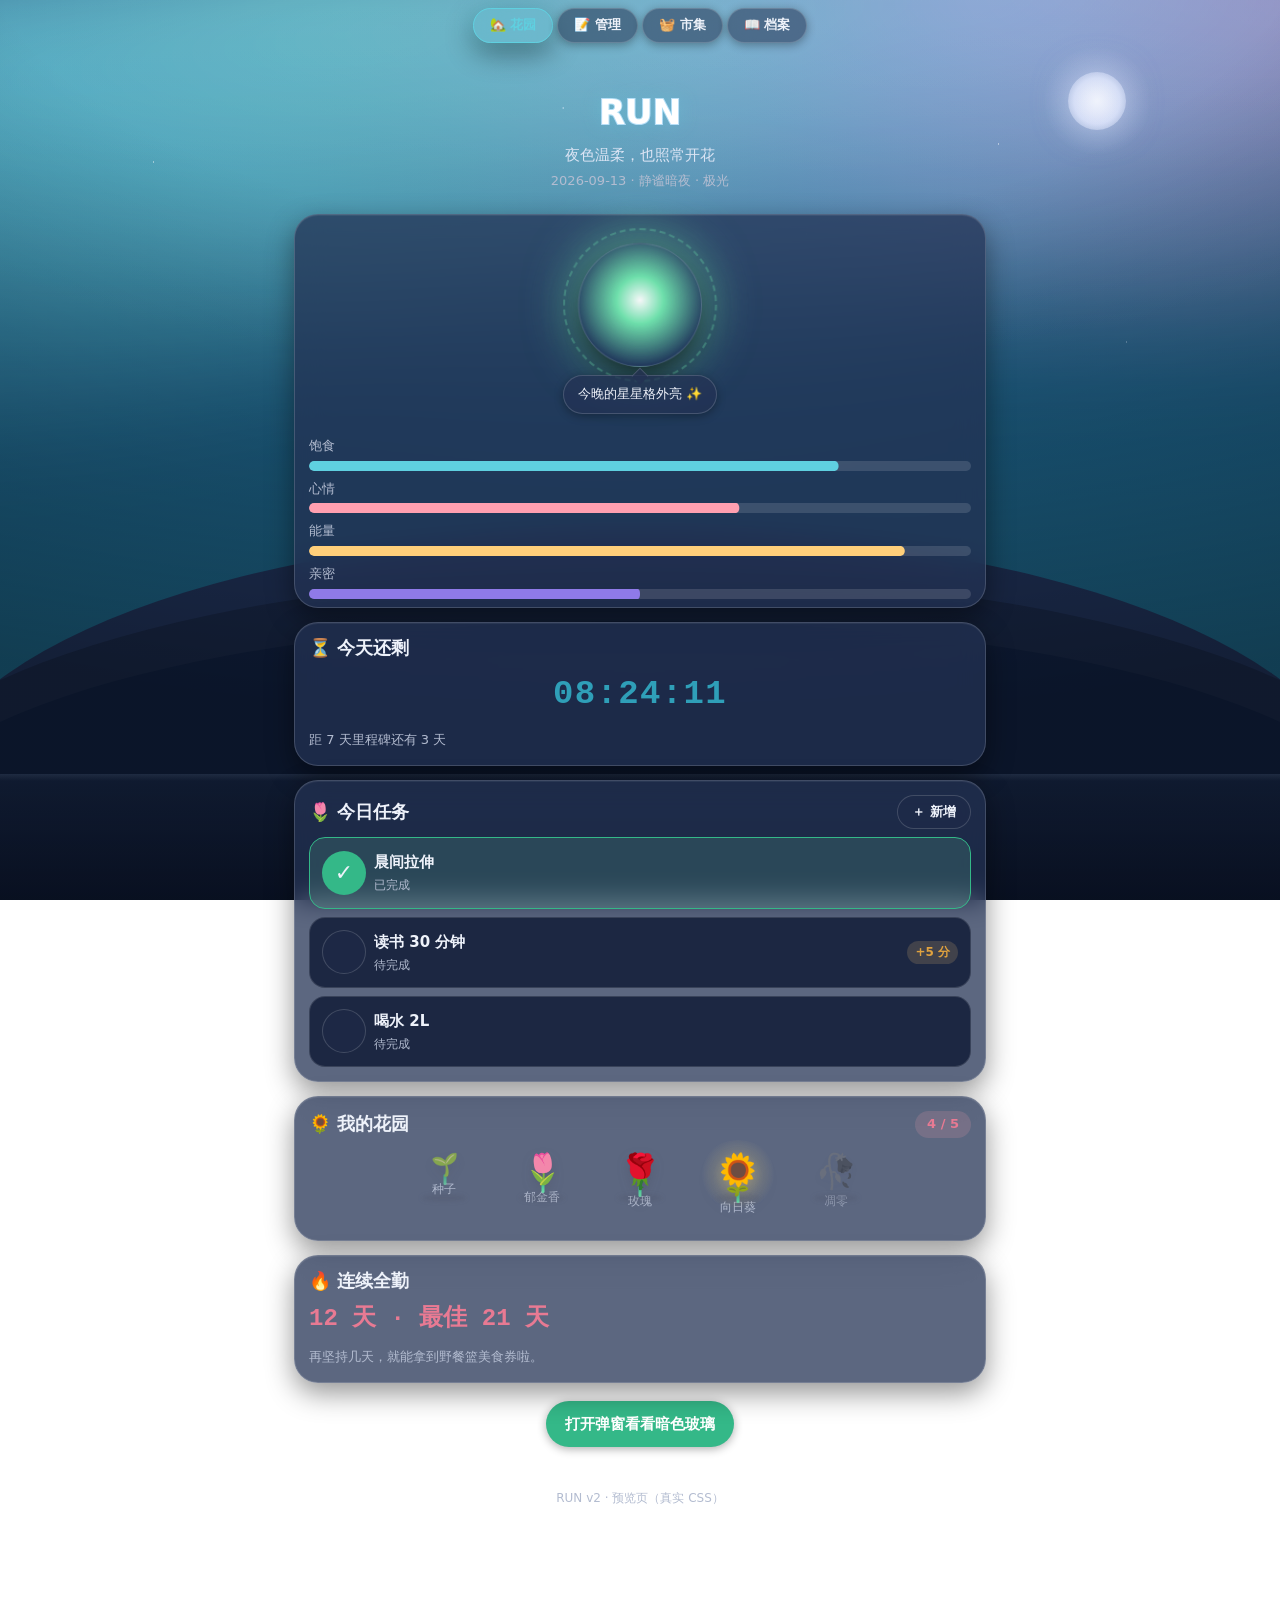
<file: .qa-tmp/preview-dark.html>
<!DOCTYPE html>
<html lang="zh-CN" data-period="night">
<head>
  <meta charset="UTF-8" />
  <meta name="viewport" content="width=device-width, initial-scale=1.0" />
  <title>预览 · RUN（更亮极光 · 习惯花园）</title>
  <link rel="stylesheet" href="../styles/tokens.css" />
  <link rel="stylesheet" href="../styles/base.css" />
  <link rel="stylesheet" href="../styles/scene.css" />
  <link rel="stylesheet" href="../styles/pet.css" />
  <link rel="stylesheet" href="../styles/garden.css" />
  <link rel="stylesheet" href="../styles/ui.css" />
  <link rel="stylesheet" href="../styles/shop.css" />
  <style>
    .demo-actions { display: flex; gap: 8px; justify-content: center; margin: 4px 0 8px; }
  </style>
</head>
<body>
  <!-- 场景层（与 index.html 一致） -->
  <div class="g-scene" aria-hidden="true">
    <div class="g-scene__sky"></div>
    <div class="g-scene__clouds"></div>
    <div class="g-scene__rainbow"></div>
    <div class="g-scene__sun"></div>
    <div class="g-scene__hills"></div>
    <div class="g-scene__grass"></div>
    <div class="g-scene__decor"></div>
    <div class="g-scene__particles"></div>
    <div class="g-scene__weather"></div>
  </div>

  <nav class="g-nav">
    <a class="g-nav__link g-nav__link--active" href="#">🏡 花园</a>
    <a class="g-nav__link" href="#">📝 管理</a>
    <a class="g-nav__link" href="#">🧺 市集</a>
    <a class="g-nav__link" href="#">📖 档案</a>
  </nav>

  <main class="g-main">
    <header class="g-hero">
      <h1 class="g-hero__title">RUN</h1>
      <p class="g-hero__sub">夜色温柔，也照常开花</p>
      <p class="g-hero__meta">2026-09-13 · 静谧暗夜 · 极光</p>
    </header>

    <!-- 精灵光球 -->
    <section class="g-card g-card--pet">
      <div class="g-pet">
        <div class="g-pet__body g-pet__body--grow">🌱</div>
        <div class="g-pet__bubble">今晚的星星格外亮 ✨</div>
      </div>
      <div class="g-pet__stats">
        <div class="g-stat"><span class="g-stat__label">饱食</span><div class="g-bar"><div class="g-bar__track"><div class="g-bar__fill" style="transform:scaleX(0.8)"></div></div></div></div>
        <div class="g-stat"><span class="g-stat__label">心情</span><div class="g-bar"><div class="g-bar__track"><div class="g-bar__fill" style="transform:scaleX(0.65);--bar-color:var(--g-coral)"></div></div></div></div>
        <div class="g-stat"><span class="g-stat__label">能量</span><div class="g-bar"><div class="g-bar__track"><div class="g-bar__fill" style="transform:scaleX(0.9);--bar-color:var(--g-lemon)"></div></div></div></div>
        <div class="g-stat"><span class="g-stat__label">亲密</span><div class="g-bar"><div class="g-bar__track"><div class="g-bar__fill" style="transform:scaleX(0.5);--bar-color:var(--g-lavender-deep)"></div></div></div></div>
      </div>
    </section>

    <!-- 倒计时 -->
    <section class="g-card">
      <h2 class="g-card__title">⏳ 今天还剩</h2>
      <p class="g-countdown u-num">08:24:11</p>
      <p class="u-hint">距 7 天里程碑还有 3 天</p>
    </section>

    <!-- 任务 -->
    <section class="g-card">
      <div class="g-card__head u-row u-row--between">
        <h2 class="g-card__title">🌷 今日任务</h2>
        <a class="u-btn u-btn--ghost u-btn--sm" href="#">＋ 新增</a>
      </div>
      <ul class="g-task-list">
        <li class="g-task is-done"><div class="g-task__check">✓</div><div class="g-task__main"><span class="g-task__name">晨间拉伸</span><span class="g-task__meta">已完成</span></div></li>
        <li class="g-task"><div class="g-task__check"></div><div class="g-task__main"><span class="g-task__name">读书 30 分钟</span><span class="g-task__meta">待完成</span></div><span class="g-task__tag">+5 分</span></li>
        <li class="g-task"><div class="g-task__check"></div><div class="g-task__main"><span class="g-task__name">喝水 2L</span><span class="g-task__meta">待完成</span></div></li>
      </ul>
    </section>

    <!-- 花园 -->
    <section class="g-card">
      <div class="g-card__head u-row u-row--between">
        <h2 class="g-card__title">🌻 我的花园</h2>
        <span class="u-badge">4 / 5</span>
      </div>
      <div class="g-garden">
        <div class="g-flower g-flower--s0"><div class="g-flower__bloom">🌱</div><div class="g-flower__label">种子</div></div>
        <div class="g-flower g-flower--s2"><div class="g-flower__bloom">🌷</div><div class="g-flower__label">郁金香</div></div>
        <div class="g-flower g-flower--s3"><div class="g-flower__bloom">🌹</div><div class="g-flower__label">玫瑰</div></div>
        <div class="g-flower g-flower--s4"><div class="g-flower__bloom">🌻</div><div class="g-flower__label">向日葵</div></div>
        <div class="g-flower is-withered"><div class="g-flower__bloom">🥀</div><div class="g-flower__label">凋零</div></div>
      </div>
    </section>

    <!-- 连续全勤 -->
    <section class="g-card">
      <h2 class="g-card__title">🔥 连续全勤</h2>
      <p class="g-streak u-num">12 天 · 最佳 21 天</p>
      <p class="u-hint">再坚持几天，就能拿到野餐篮美食券啦。</p>
    </section>

    <div class="demo-actions">
      <button class="u-btn u-btn--primary" id="open-modal">打开弹窗看看暗色玻璃</button>
    </div>

    <footer class="g-footer">RUN v2 · 预览页（真实 CSS）</footer>
  </main>

  <!-- 弹窗（暗色玻璃） -->
  <div class="g-overlay" id="overlay">
    <div class="g-modal">
      <h3 class="g-modal__title">野餐篮美食券</h3>
      <div class="g-modal__body"><p>恭喜连续全勤 7 天，获得一张野餐篮美食券 🧺</p></div>
      <div class="g-modal__actions">
        <button class="u-btn u-btn--ghost" id="close-modal">稍后</button>
        <button class="u-btn u-btn--primary" id="close-modal-2">去市集</button>
      </div>
    </div>
  </div>

  <script>
    var ov = document.getElementById("overlay");
    document.getElementById("open-modal").addEventListener("click", function () { ov.classList.add("is-open"); });
    function close() { ov.classList.remove("is-open"); }
    document.getElementById("close-modal").addEventListener("click", close);
    document.getElementById("close-modal-2").addEventListener("click", close);
    ov.addEventListener("click", function (e) { if (e.target === ov) close(); });
  </script>
</body>
</html>
</file>
<file: styles/tokens.css>
/**
 * styles/tokens.css —— 设计令牌（全局唯一真源）
 *
 * 归属：地基（T01，已实现）。
 * 约定：
 *   · B/C/D 组只能用这里定义的变量，**不得再硬编码颜色 / 圆角 / 阴影**。
 *   · 变量命名 --g-<语义>（设计文档 §8.1）。
 *   · 时段天空色由防闪脚本与 js/ui/scene.js 覆盖 --g-sky-from / --g-sky-to，
 *     本文件只提供 6 个时段的**定义**与默认（暗夜）值。
 *
 * 2026-09-13 改版（第二轮）：★ 更亮 · 更浓极光 ★
 *   上一轮偏近黑藏蓝；本轮把天空整体提亮为「 luminous deep teal/indigo 」，
 *   纸面与玻璃也微微提亮，极光在更亮的底上更跳。六主色保持低饱和冷调。
 *   字体：不引外链 CDN，用 system-ui + 圆润 fallback 栈；标题描边用 -webkit-text-stroke。
 */

:root {
  /* ============ 六主色（极光冷调 · 低饱和） ============ */
  --g-sky: #5fd0e0;         /* 极光青 */
  --g-mint: #6fe0ac;        /* 极光绿 */
  --g-lemon: #ffcf7a;       /* 暖琥珀 */
  --g-coral: #ff9fb0;       /* 柔玫瑰 */
  --g-lavender: #b9a8ff;    /* 极光紫 */
  --g-orange: #ffb07a;      /* 暖橙 */

  /* 主色加深（文字 / 描边 / 进度条底色用） */
  --g-sky-deep: #2f9fb8;
  --g-mint-deep: #34b888;
  --g-lemon-deep: #e0a23f;
  --g-coral-deep: #e87a93;
  --g-lavender-deep: #8f7ae8;
  --g-orange-deep: #e8764f;

  /* 主色减淡（卡片底 / 高亮底用 · 暗色半透明） */
  --g-sky-soft: rgba(95, 208, 224, 0.16);
  --g-mint-soft: rgba(111, 224, 172, 0.16);
  --g-lemon-soft: rgba(255, 207, 122, 0.16);
  --g-coral-soft: rgba(255, 159, 176, 0.16);
  --g-lavender-soft: rgba(185, 168, 255, 0.16);
  --g-orange-soft: rgba(255, 176, 122, 0.16);

  /* ============ 中性色（暗夜，但更亮一档） ============ */
  --g-ink: #eef2fa;          /* 主文字（浅） */
  --g-ink-soft: #b3bcd0;     /* 次文字（浅） */
  --g-paper: #1c2742;        /* 暗纸面（提亮） */
  --g-paper-2: #233257;      /* 暗纸面 2（提亮） */
  --g-line: rgba(255, 255, 255, 0.13);  /* 暗底上的浅描边 */
  --g-white: #ffffff;        /* 纯白（暗底上的浅文字 / 高光，保留） */

  /* ============ 6 个时段的天空色（luminous deep teal/indigo · 全暗但更亮） ============ */
  --g-sky-sunrise-from: #243063;
  --g-sky-sunrise-to: #3c2f72;

  --g-sky-morning-from: #184a73;
  --g-sky-morning-to: #1f7090;

  --g-sky-noon-from: #154b73;
  --g-sky-noon-to: #1c7c92;

  --g-sky-golden-from: #26365c;
  --g-sky-golden-to: #3b3b78;

  --g-sky-dusk-from: #272d63;
  --g-sky-dusk-to: #4c2f68;

  --g-sky-night-from: #0f1d44;
  --g-sky-night-to: #213e72;

  /* 当前生效的天空（被防闪脚本 / scene.js 覆盖；默认 = 提亮的暗色早晨） */
  --g-sky-from: var(--g-sky-morning-from);
  --g-sky-to: var(--g-sky-morning-to);

  /* 地面与文字：暗夜统一反色（浅字 + 暗地，地稍提亮） */
  --g-grass-from: #1d3252;
  --g-grass-to: #112038;
  --g-hill: #1c2c4e;
  --g-text: var(--g-ink);
  --g-text-soft: var(--g-ink-soft);
  --g-text-on-sky: #dbe4f4;

  /* ============ 圆角 ============ */
  --g-radius-sm: 10px;
  --g-radius-md: 16px;
  --g-radius-lg: 24px;
  --g-radius-xl: 32px;
  --g-radius-pill: 999px;

  /* ============ 阴影（暗底：更深更聚） ============ */
  --g-shadow-sm: 0 2px 10px rgba(0, 0, 0, 0.32);
  --g-shadow-md: 0 10px 28px rgba(0, 0, 0, 0.42);
  --g-shadow-lg: 0 18px 44px rgba(0, 0, 0, 0.52);

  /* ============ 毛玻璃（暗色半透明，提亮一档） ============ */
  --g-glass-bg: rgba(30, 42, 72, 0.5);
  --g-glass-bg-strong: rgba(36, 50, 84, 0.74);
  --g-glass-border: rgba(255, 255, 255, 0.16);
  --g-glass-blur: 14px;

  /* ============ 字体栈（无外链 CDN） ============ */
  --g-font: system-ui, -apple-system, "PingFang SC", "HarmonyOS Sans SC", "Noto Sans CJK SC",
    "Microsoft YaHei UI", "Microsoft YaHei", "Segoe UI", Roboto, "Helvetica Neue", Arial, sans-serif;
  --g-font-title: "PingFang SC", "HarmonyOS Sans SC", system-ui, -apple-system,
    "Microsoft YaHei UI", "Segoe UI", sans-serif;
  --g-font-num: "SF Mono", ui-monospace, Menlo, Consolas, "Courier New", monospace;

  --g-fs-xs: 12px;
  --g-fs-sm: 13px;
  --g-fs-md: 15px;
  --g-fs-lg: 18px;
  --g-fs-xl: 24px;
  --g-fs-2xl: 34px;

  /* ============ 间距 ============ */
  --g-gap-xs: 4px;
  --g-gap-sm: 8px;
  --g-gap-md: 14px;
  --g-gap-lg: 20px;
  --g-gap-xl: 32px;

  /* ============ 层级 ============ */
  --g-z-scene: 0;
  --g-z-content: 10;
  --g-z-nav: 40;
  --g-z-fx: 60;
  --g-z-overlay: 80;
  --g-z-toast: 100;

  /* ============ 动效 ============ */
  --g-dur-fast: 160ms;
  --g-dur-mid: 320ms;
  --g-dur-slow: 720ms;
  --g-ease: cubic-bezier(0.34, 1.36, 0.64, 1);

  /* ============ 四项状态条（精灵光球） ============ */
  --g-stat-food: var(--g-orange);
  --g-stat-mood: var(--g-coral);
  --g-stat-energy: var(--g-lemon);
  --g-stat-bond: var(--g-lavender-deep);

  /* ============ 语义色 ============ */
  --g-ok: var(--g-mint-deep);
  --g-warn: var(--g-lemon-deep);
  --g-danger: #ef7a7a;
  --g-info: var(--g-sky-deep);
}
</file>
<file: styles/base.css>
/**
 * styles/base.css —— reset / 排版 / 滚动条 / .u-* 工具类 / 无障碍焦点环 / 导航与页脚
 *
 * 归属：地基（T01，已实现）。
 * 边界说明：
 *   · 本站**导航栏与页脚**由地基定义（4 个页面共用，B 组不要重复实现）。
 *   · 卡片 / 按钮 / 状态条 / 环形进度 / 弹窗 / 徽章 / 任务卡 属于 ui.css（B 组），本文件不碰。
 *   · z-index 全部取自 tokens.css 的 --g-z-*，禁止写魔法数字。
 */

/* ---------------- reset ---------------- */
*,
*::before,
*::after {
  box-sizing: border-box;
}

html,
body {
  margin: 0;
  padding: 0;
  min-height: 100%;
}

html {
  -webkit-text-size-adjust: 100%;
  text-size-adjust: 100%;
}

body {
  font-family: var(--g-font);
  font-size: var(--g-fs-md);
  line-height: 1.6;
  color: var(--g-text);
  background: linear-gradient(180deg, var(--g-sky-from) 0%, var(--g-sky-to) 100%);
  background-attachment: fixed;
  -webkit-font-smoothing: antialiased;
  transition: background var(--g-dur-slow) linear;
}

h1,
h2,
h3,
h4,
p,
ul,
ol,
figure {
  margin: 0;
}

ul,
ol {
  padding: 0;
  list-style: none;
}

img,
svg,
canvas {
  display: block;
  max-width: 100%;
}

button,
input,
select,
textarea {
  font: inherit;
  color: inherit;
}

button {
  cursor: pointer;
  border: 0;
  background: none;
}

a {
  color: var(--g-info);
  text-decoration: none;
}

table {
  border-collapse: collapse;
  width: 100%;
}

[hidden] {
  display: none !important;
}

/* ---------------- 无障碍焦点环 ---------------- */
:focus {
  outline: none;
}

:focus-visible {
  outline: 3px solid var(--g-sky-deep);
  outline-offset: 2px;
  border-radius: var(--g-radius-sm);
}

/* ---------------- 排版 ---------------- */
.u-title {
  font-family: var(--g-font-title);
  font-weight: 800;
  letter-spacing: 0.02em;
  line-height: 1.25;
}

/* 标题描边：不引外链字体的圆润替代方案 */
.u-title-stroke {
  -webkit-text-stroke: 2px var(--g-white);
  paint-order: stroke fill;
  text-shadow: 0 2px 0 rgba(255, 255, 255, 0.55);
}

.u-num {
  font-family: var(--g-font-num);
  font-variant-numeric: tabular-nums;
}

.u-hint {
  margin: var(--g-gap-sm) 0 0;
  font-size: var(--g-fs-sm);
  color: var(--g-text-soft);
}

/* ---------------- 滚动条（暗底：浅色半透明） ---------------- */
* {
  scrollbar-width: thin;
  scrollbar-color: rgba(255, 255, 255, 0.2) transparent;
}

::-webkit-scrollbar {
  width: 8px;
  height: 8px;
}

::-webkit-scrollbar-thumb {
  background: rgba(255, 255, 255, 0.18);
  border-radius: var(--g-radius-pill);
}

::-webkit-scrollbar-thumb:hover {
  background: rgba(255, 255, 255, 0.3);
}

::-webkit-scrollbar-track {
  background: transparent;
}

/* ---------------- 布局骨架 ---------------- */
.g-main {
  position: relative;
  z-index: var(--g-z-content);
  max-width: 720px;
  margin: 0 auto;
  padding: var(--g-gap-lg) var(--g-gap-md) 96px;
  display: flex;
  flex-direction: column;
  gap: var(--g-gap-md);
}

.g-hero {
  padding: var(--g-gap-md) 0 var(--g-gap-sm);
  text-align: center;
}

.g-hero__title {
  font-family: var(--g-font-title);
  font-size: var(--g-fs-2xl);
  font-weight: 800;
  color: var(--g-white);
  -webkit-text-stroke: 2px rgba(200, 230, 255, 0.9);
  paint-order: stroke fill;
  text-shadow: 0 0 20px rgba(95, 208, 224, 0.42);
}

.g-hero__sub {
  margin-top: var(--g-gap-xs);
  font-size: var(--g-fs-md);
  color: var(--g-text-on-sky);
}

.g-hero__meta {
  margin-top: var(--g-gap-xs);
  font-size: var(--g-fs-sm);
  color: var(--g-text-soft);
}

/* ---------------- 胶囊导航（4 页共用） ---------------- */
.g-nav {
  position: sticky;
  top: 0;
  z-index: var(--g-z-nav);
  display: flex;
  justify-content: center;
  gap: var(--g-gap-xs);
  margin: 0 auto;
  padding: var(--g-gap-sm);
  max-width: 720px;
  pointer-events: none;
}

.g-nav__link {
  pointer-events: auto;
  padding: 6px 16px;
  border-radius: var(--g-radius-pill);
  font-size: var(--g-fs-sm);
  font-weight: 600;
  color: var(--g-ink);
  background: var(--g-glass-bg);
  border: 1px solid var(--g-glass-border);
  backdrop-filter: blur(var(--g-glass-blur));
  -webkit-backdrop-filter: blur(var(--g-glass-blur));
  box-shadow: var(--g-shadow-sm);
  transition: transform var(--g-dur-fast) var(--g-ease), background var(--g-dur-fast) linear;
}

.g-nav__link:hover {
  transform: translateY(-1px);
}

.g-nav__link--active {
  background: rgba(95, 208, 224, 0.18);
  color: var(--g-sky);
  border-color: var(--g-sky);
  box-shadow: 0 0 18px rgba(95, 208, 224, 0.35), var(--g-shadow-md);
}

/* ---------------- 页脚 ---------------- */
.g-footer {
  padding: var(--g-gap-lg) var(--g-gap-md);
  text-align: center;
  font-size: var(--g-fs-xs);
  color: var(--g-text-soft);
}

/* ---------------- toast 容器（内容由 ui/fx.js 填） ---------------- */
.g-toast {
  position: fixed;
  left: 50%;
  bottom: 84px;
  transform: translateX(-50%) translateY(8px);
  z-index: var(--g-z-toast);
  max-width: 86vw;
  padding: 10px 18px;
  border-radius: var(--g-radius-pill);
  background: rgba(12, 16, 32, 0.92);
  color: var(--g-white);
  font-size: var(--g-fs-sm);
  opacity: 0;
  transition: opacity var(--g-dur-mid) linear, transform var(--g-dur-mid) var(--g-ease);
}

.g-toast.is-show {
  opacity: 1;
  transform: translateX(-50%) translateY(0);
}

/* ---------------- .u-* 工具类 ---------------- */
.u-row {
  display: flex;
  align-items: center;
  gap: var(--g-gap-sm);
}

.u-row--between {
  justify-content: space-between;
}

.u-row--wrap {
  flex-wrap: wrap;
}

.u-col {
  display: flex;
  flex-direction: column;
  gap: var(--g-gap-sm);
}

.u-grid {
  display: grid;
  gap: var(--g-gap-md);
}

.u-grid--2 {
  grid-template-columns: repeat(2, minmax(0, 1fr));
}

.u-center {
  text-align: center;
}

.u-right {
  text-align: right;
}

.u-mt-0 { margin-top: 0; }
.u-mt-sm { margin-top: var(--g-gap-sm); }
.u-mt-md { margin-top: var(--g-gap-md); }
.u-mb-sm { margin-bottom: var(--g-gap-sm); }
.u-grow { flex: 1 1 auto; }
.u-shrink-0 { flex: 0 0 auto; }

.u-muted {
  color: var(--g-text-soft);
}

.u-sm {
  font-size: var(--g-fs-sm);
}

.u-xs {
  font-size: var(--g-fs-xs);
}

.u-ellipsis {
  overflow: hidden;
  text-overflow: ellipsis;
  white-space: nowrap;
}

.u-clamp-2 {
  display: -webkit-box;
  -webkit-line-clamp: 2;
  -webkit-box-orient: vertical;
  overflow: hidden;
}

/* 屏幕阅读器专用 */
.u-sr-only {
  position: absolute;
  width: 1px;
  height: 1px;
  padding: 0;
  margin: -1px;
  overflow: hidden;
  clip: rect(0, 0, 0, 0);
  white-space: nowrap;
  border: 0;
}

/* ---------------- 降级：减少动效 ---------------- */
@media (prefers-reduced-motion: reduce) {
  *,
  *::before,
  *::after {
    animation-duration: 0.001ms !important;
    animation-iteration-count: 1 !important;
    transition-duration: 0.001ms !important;
  }
}
</file>
<file: styles/scene.css>
/**
 * styles/scene.css —— 时段天空 / 极光 / 星空 / 山丘 / 草地 / 月亮 / 云 / 花瓣 / 萤火虫 / 天气覆盖
 * 归属：B 组（T03）。只用 tokens.css 变量；动画只动 transform / opacity。
 *
 * ★ 2026-09-13 改版（第二轮）：更亮 · 更浓极光 ★
 *   提亮的深空底 + 顶部 5 道极光光带（青/绿/冰蓝/紫/品红，强 alpha、screen 发光、明显漂移）
 *   + 静态星空 + 柔和月亮 + 暗蓝剪影山丘。边缘压暗减淡以整体提亮。全部 transform/opacity。
 */

.g-scene {
  position: fixed;
  inset: 0;
  z-index: var(--g-z-scene);
  overflow: hidden;
  pointer-events: none;
}

/* 边缘氛围压暗（减淡，整体更亮） */
.g-scene::after {
  content: "";
  position: absolute;
  inset: 0;
  pointer-events: none;
  background:
    radial-gradient(130% 90% at 50% -10%, transparent 40%, rgba(0, 0, 0, 0.4) 100%),
    linear-gradient(180deg, rgba(255, 255, 255, 0.05) 0%, transparent 20%);
}

.g-scene__sky {
  position: absolute;
  inset: 0;
  background: linear-gradient(180deg, var(--g-sky-from) 0%, var(--g-sky-to) 100%);
  transition: background var(--g-dur-slow) linear;
  overflow: hidden;
}

/* 极光光带（更浓：5 道、强 alpha、screen 发光、明显漂移） */
.g-scene__sky::before {
  content: "";
  position: absolute;
  top: -10%;
  left: -25%;
  right: -25%;
  height: 54%;
  pointer-events: none;
  background:
    radial-gradient(55% 130% at 16% 28%, rgba(95, 208, 224, 0.62), rgba(95, 208, 224, 0) 62%),
    radial-gradient(50% 130% at 34% 16%, rgba(111, 224, 172, 0.55), rgba(111, 224, 172, 0) 62%),
    radial-gradient(52% 130% at 52% 24%, rgba(150, 220, 255, 0.5), rgba(150, 220, 255, 0) 64%),
    radial-gradient(55% 130% at 70% 18%, rgba(185, 168, 255, 0.6), rgba(185, 168, 255, 0) 64%),
    radial-gradient(50% 130% at 86% 30%, rgba(255, 150, 210, 0.5), rgba(255, 150, 210, 0) 62%);
  filter: blur(44px);
  mix-blend-mode: screen;
  opacity: 0.95;
  transform: translateX(0) skewY(-4deg);
  animation: g-aurora-drift 22s ease-in-out infinite;
}

/* 星空（更亮一点） */
.g-scene__sky::after {
  content: "";
  position: absolute;
  inset: 0;
  pointer-events: none;
  background:
    radial-gradient(1.6px 1.6px at 12% 18%, rgba(255, 255, 255, 0.95), transparent 60%),
    radial-gradient(1.4px 1.4px at 28% 32%, rgba(255, 255, 255, 0.8), transparent 60%),
    radial-gradient(1.8px 1.8px at 44% 12%, rgba(225, 240, 255, 0.9), transparent 60%),
    radial-gradient(1.4px 1.4px at 63% 26%, rgba(255, 255, 255, 0.78), transparent 60%),
    radial-gradient(1.7px 1.7px at 78% 16%, rgba(255, 255, 255, 0.9), transparent 60%),
    radial-gradient(1.4px 1.4px at 88% 38%, rgba(225, 240, 255, 0.78), transparent 60%),
    radial-gradient(1.5px 1.5px at 36% 46%, rgba(255, 255, 255, 0.65), transparent 60%),
    radial-gradient(1.3px 1.3px at 56% 52%, rgba(255, 255, 255, 0.6), transparent 60%),
    radial-gradient(1.6px 1.6px at 70% 60%, rgba(225, 240, 255, 0.66), transparent 60%),
    radial-gradient(130% 64% at 50% 6%, rgba(140, 175, 235, 0.14), transparent 56%);
}

@keyframes g-aurora-drift {
  0%, 100% { transform: translateX(-4%) skewY(-4deg) scaleY(1); opacity: 0.85; }
  50% { transform: translateX(6%) skewY(-2deg) scaleY(1.12); opacity: 1; }
}

/* 山丘三层叠嶂（暗蓝剪影，提亮一档）：本元素=远山，::before=中景，::after=近山 */
.g-scene__hills {
  position: absolute;
  left: -6%;
  right: -6%;
  bottom: 11%;
  height: 30vh;
  background: #1c2c4e;
  border-radius: 50% 50% 0 0 / 100% 100% 0 0;
  opacity: 0.95;
}
.g-scene__hills::before {
  content: "";
  position: absolute;
  left: -4%;
  right: -4%;
  bottom: -6%;
  height: 27vh;
  background: #16223e;
  border-radius: 50% 50% 0 0 / 100% 100% 0 0;
  opacity: 1;
}
.g-scene__hills::after {
  content: "";
  position: absolute;
  left: -2%;
  right: -2%;
  bottom: -10%;
  height: 23vh;
  background: #0f1830;
  border-radius: 50% 50% 0 0 / 100% 100% 0 0;
  opacity: 1;
}

.g-scene__grass {
  position: absolute;
  left: 0;
  right: 0;
  bottom: 0;
  height: 14vh;
  background: linear-gradient(180deg, var(--g-grass-from), var(--g-grass-to));
}
/* 草地顶端冷调微光 */
.g-scene__grass::before {
  content: "";
  position: absolute;
  top: 0;
  left: 0;
  right: 0;
  height: 7px;
  background: linear-gradient(180deg, rgba(180, 210, 255, 0.16), transparent);
  pointer-events: none;
}

/* 月亮（取代太阳）：柔和冷白光球 + 呼吸光晕 */
.g-scene__sun {
  position: absolute;
  top: 8%;
  right: 12%;
  width: 58px;
  height: 58px;
  border-radius: 50%;
  background: radial-gradient(circle at 50% 50%, #ffffff 0%, #d4ddf6 56%, rgba(212, 221, 246, 0) 100%);
  box-shadow: 0 0 34px rgba(212, 221, 246, 0.55);
}
.g-scene__sun::before { content: none; }
.g-scene__sun::after {
  content: "";
  position: absolute;
  inset: -26px;
  border-radius: 50%;
  background: radial-gradient(circle, rgba(212, 221, 246, 0.36) 0%, rgba(212, 221, 246, 0.12) 46%, transparent 70%);
  animation: g-moon-halo 7s ease-in-out infinite;
  pointer-events: none;
}
@keyframes g-moon-halo {
  0%, 100% { opacity: 0.5; transform: scale(0.94); }
  50% { opacity: 0.9; transform: scale(1.06); }
}

/* 云：暗夜里化作极淡冷雾 */
.g-cloud {
  position: absolute;
  width: 120px;
  height: 38px;
  background: rgba(180, 198, 230, 0.12);
  border-radius: 40px;
  filter: blur(3px);
  opacity: 0.5;
  animation: g-cloud-drift var(--cloud-dur, 56s) linear infinite;
  animation-delay: var(--cloud-delay, 0s);
}
.g-cloud::before,
.g-cloud::after {
  content: "";
  position: absolute;
  background: inherit;
  border-radius: 50%;
}
.g-cloud::before { width: 60px; height: 60px; top: -26px; left: 18px; }
.g-cloud::after { width: 44px; height: 44px; top: -16px; left: 64px; }

@keyframes g-cloud-drift {
  from { transform: translateX(-30vw); }
  to { transform: translateX(120vw); }
}

/* 彩虹：暗夜隐藏 */
.g-scene__rainbow { display: none; }

.g-butterfly {
  position: absolute;
  left: 0;
  top: var(--bf-top, 30%);
  font-size: 20px;
  filter: drop-shadow(0 0 6px rgba(150, 200, 255, 0.5));
  will-change: transform;
  animation: g-butterfly-fly var(--bf-dur, 26s) linear infinite;
  animation-delay: var(--bf-delay, 0s);
}
@keyframes g-butterfly-fly {
  0% { transform: translate(0, 0) rotate(0deg); }
  25% { transform: translate(18vw, -6vh) rotate(12deg); }
  50% { transform: translate(40vw, 4vh) rotate(-10deg); }
  75% { transform: translate(64vw, -4vh) rotate(8deg); }
  100% { transform: translate(100vw, 2vh) rotate(0deg); }
}

.g-petal {
  position: absolute;
  top: -6%;
  font-size: 16px;
  filter: drop-shadow(0 0 5px rgba(150, 200, 255, 0.35));
  will-change: transform, opacity;
  animation: g-petal-fall var(--pt-dur, 14s) linear infinite;
  animation-delay: var(--pt-delay, 0s);
}
@keyframes g-petal-fall {
  0% { transform: translate(0, -4vh) rotate(0deg); opacity: 0.85; }
  100% { transform: translate(var(--pt-x, 0), 104vh) rotate(320deg); opacity: 0.4; }
}

.g-firefly {
  position: absolute;
  width: 6px;
  height: 6px;
  border-radius: 50%;
  background: #fff6a8;
  box-shadow: 0 0 9px 2px rgba(255, 246, 168, 0.85);
  will-change: opacity;
  animation: g-firefly-tw var(--ff-dur, 3s) ease-in-out infinite;
  animation-delay: var(--ff-delay, 0s);
}
@keyframes g-firefly-tw {
  0%, 100% { opacity: 0.2; transform: translateY(0); }
  50% { opacity: 1; transform: translateY(-6px); }
}

.g-particle {
  position: absolute;
  width: 9px;
  height: 9px;
  border-radius: 50%;
  pointer-events: none;
  will-change: transform, opacity;
}
.g-petal-rain {
  position: absolute;
  top: -6%;
  font-size: 16px;
  pointer-events: none;
  filter: drop-shadow(0 0 6px rgba(150, 200, 255, 0.4));
  will-change: transform, opacity;
  animation: g-petal-fall var(--pr-dur, 3s) linear forwards;
}

.g-scene__weather {
  position: absolute;
  inset: 0;
  pointer-events: none;
  transition: background var(--g-dur-slow) linear, opacity var(--g-dur-slow) linear;
  opacity: 0;
}
.g-scene__weather--clear { opacity: 0; }
.g-scene__weather--cloudy { background: rgba(40, 50, 80, 0.18); opacity: 1; }
.g-scene__weather--gray { background: rgba(28, 34, 56, 0.32); opacity: 1; }
.g-scene__weather--fallen { background: rgba(18, 16, 28, 0.44); opacity: 1; }
.g-scene__weather--bw { background: rgba(10, 10, 16, 0.5); opacity: 1; }
html[data-weather="bw"] .g-scene__sky,
html[data-weather="bw"] .g-scene__hills,
html[data-weather="bw"] .g-scene__hills::before,
html[data-weather="bw"] .g-scene__hills::after,
html[data-weather="bw"] .g-scene__grass { filter: grayscale(1); }

/* 夜间山丘：略偏蓝的剪影（仅真实 night 时段） */
html[data-period="night"] .g-scene__hills { background: #22325a; }
html[data-period="night"] .g-scene__hills::before { background: #1a2748; }
html[data-period="night"] .g-scene__hills::after { background: #122042; }
html[data-period="night"] .g-scene__grass { background: linear-gradient(180deg, #1a2c50, #0e1a36); }

/* 尊重系统「减弱动态效果」偏好：关闭纯装饰循环动画 */
@media (prefers-reduced-motion: reduce) {
  .g-scene__sky::before,
  .g-scene__sun::after { animation: none; }
}
</file>
<file: styles/pet.css>
/**
 * styles/pet.css —— 精灵形态 / 气泡 / 呼吸动画 + 四项状态条
 * 归属：B 组（T03）。只用 tokens.css 变量；动画只动 transform / opacity。
 *
 * ★ 2026-09-13 改版：精灵化为「缓慢呼吸的光球」★
 *   不再显示小动物 emoji（font-size:0 隐藏 JS 注入的字形），本体改为径向发光球：
 *   核心高光 + 阶段色（--orb-core）+ 外圈柔光（--aura），缓慢缩放呼吸，外环虚线缓转。
 */

.g-pet {
  display: flex;
  flex-direction: column;
  align-items: center;
  gap: var(--g-gap-sm);
  padding: var(--g-gap-md) 0;
}

.g-pet__body {
  --orb-core: #5fd0e0;                 /* 光球核心色（按阶段被覆盖） */
  --aura: rgba(95, 208, 224, 0.55);    /* 外圈柔光色（按阶段被覆盖） */
  font-size: 0;                        /* 隐藏小动物 emoji，只留光球 */
  line-height: 1;
  width: 124px;
  height: 124px;
  display: flex;
  align-items: center;
  justify-content: center;
  position: relative;
  border-radius: 50%;
  background:
    radial-gradient(circle at 50% 46%,
      rgba(255, 255, 255, 0.96) 0%,
      var(--orb-core) 26%,
      rgba(255, 255, 255, 0) 72%);
  border: 1px solid var(--g-glass-border);
  box-shadow:
    var(--g-shadow-md),
    0 18px 26px -16px rgba(0, 0, 0, 0.6),
    0 0 46px 8px var(--aura);
  will-change: transform;
  animation: g-pet-breathe 3.8s ease-in-out infinite;
}

/* 缓慢旋转的虚线光环（绕在光球外圈） */
.g-pet__body::before {
  content: "";
  position: absolute;
  inset: -16px;
  border-radius: 50%;
  border: 2px dashed var(--aura);
  opacity: 0.5;
  animation: g-pet-ring 18s linear infinite;
  pointer-events: none;
}

@keyframes g-pet-breathe {
  0%, 100% { transform: translateY(0) scale(1); }
  50% { transform: translateY(-5px) scale(1.045); }
}
@keyframes g-pet-ring {
  to { transform: rotate(360deg); }
}

/* 各阶段皮肤：仅换光球核心色与外圈柔光（emoji 已隐藏） */
.g-pet__body--egg { --orb-core: #ffcf7a; --aura: rgba(255, 207, 122, 0.6); }
.g-pet__body--baby { --orb-core: #5fd0e0; --aura: rgba(95, 208, 224, 0.6); }
.g-pet__body--grow { --orb-core: #6fe0ac; --aura: rgba(111, 224, 172, 0.6); }
.g-pet__body--mature { --orb-core: #ff9fb0; --aura: rgba(255, 159, 176, 0.6); }
.g-pet__body--evolve { --orb-core: #b9a8ff; --aura: rgba(185, 168, 255, 0.7); }

.g-pet__body--sick { filter: saturate(0.6); animation-duration: 5.8s; }
.g-pet__body--sleep { animation-duration: 6.2s; opacity: 0.9; }
.g-pet__body--sleep::after {
  content: "💤";
  position: absolute;
  font-size: 18px;
  margin: -56px 0 0 42px;
}
.g-pet__body--faded { opacity: 0.55; filter: grayscale(0.5); }
.g-pet__body--gone { opacity: 0.3; filter: grayscale(1) brightness(0.8); animation: none; }
.g-pet__body--gone::before { animation: none; opacity: 0.18; }

.g-pet__bubble {
  max-width: 100%;
  padding: 8px 14px;
  border-radius: var(--g-radius-pill);
  background: var(--g-glass-bg-strong);
  color: var(--g-ink);
  border: 1px solid var(--g-glass-border);
  font-size: var(--g-fs-sm);
  box-shadow: var(--g-shadow-sm);
  position: relative;
  text-align: center;
}
.g-pet__bubble::before {
  content: "";
  position: absolute;
  top: -6px;
  left: 50%;
  transform: translateX(-50%) rotate(45deg);
  width: 12px;
  height: 12px;
  background: var(--g-glass-bg-strong);
  border-left: 1px solid var(--g-glass-border);
  border-top: 1px solid var(--g-glass-border);
}

.g-pet__stats {
  display: flex;
  flex-direction: column;
  gap: var(--g-gap-sm);
  width: 100%;
  margin-top: var(--g-gap-sm);
}

/* 单项状态条（标签 + bar 竖排） */
.g-stat {
  display: flex;
  flex-direction: column;
  gap: 4px;
}
.g-stat__label {
  font-size: var(--g-fs-sm);
  color: var(--g-text-soft);
}
/* stats.html 的横向数字卡复用 .g-stat 时改为横排 */
#streak-slot .g-stat,
.g-rank .g-stat {
  align-items: center;
  text-align: center;
}
.g-stat__value {
  font-size: var(--g-fs-2xl);
  font-weight: 800;
  color: var(--g-sky-deep);
  line-height: 1.1;
}

/* 尊重系统「减弱动态效果」偏好 */
@media (prefers-reduced-motion: reduce) {
  .g-pet__body,
  .g-pet__body::before { animation: none; }
}
</file>
<file: styles/garden.css>
/**
 * styles/garden.css —— 花朵 5 阶段 / 枯萎灰化
 * 归属：B 组（T03）。只用 tokens.css 变量；动画只动 transform / opacity。
 *
 * 2026-09-13 精修：盛开花朵背后柔光 + 小茎 + 落地投影 + 轻微呼吸光，整体更「被照料」。
 */

.g-garden {
  display: flex;
  flex-wrap: wrap;
  gap: var(--g-gap-md);
  justify-content: center;
  padding: var(--g-gap-sm) 0;
  min-height: 80px;
}

.g-flower {
  position: relative;
  display: flex;
  flex-direction: column;
  align-items: center;
  gap: 4px;
  width: 84px;
  text-align: center;
}

/* 落地柔影：让每朵花像种在土里 */
.g-flower::after {
  content: "";
  position: absolute;
  bottom: 16px;
  left: 50%;
  transform: translateX(-50%);
  width: 46px;
  height: 8px;
  border-radius: 50%;
  background: rgba(58, 58, 74, 0.12);
  filter: blur(2px);
  pointer-events: none;
}

.g-flower__bloom {
  position: relative;
  font-size: 34px;
  line-height: 1;
  will-change: transform;
  transform-origin: 50% 100%;
  transition: transform var(--g-dur-mid) var(--g-ease);
  filter: drop-shadow(0 6px 6px rgba(58, 58, 74, 0.18));
}

/* 小茎：把花「接」到地上 */
.g-flower__bloom::after {
  content: "";
  position: absolute;
  left: 50%;
  bottom: -9px;
  width: 3px;
  height: 11px;
  transform: translateX(-50%);
  background: linear-gradient(180deg, var(--g-mint-deep), var(--g-mint));
  border-radius: 2px;
  z-index: -1;
}

/* 盛开花朵背后柔光（仅 s4） */
.g-flower--s4 .g-flower__bloom::before {
  content: "";
  position: absolute;
  inset: -14px;
  border-radius: 50%;
  background: radial-gradient(circle, rgba(255, 226, 130, 0.5) 0%, rgba(255, 226, 130, 0.12) 46%, transparent 70%);
  z-index: -1;
  animation: g-bloom-glow 4.5s ease-in-out infinite;
  pointer-events: none;
}
@keyframes g-bloom-glow {
  0%, 100% { opacity: 0.7; transform: scale(0.96); }
  50% { opacity: 1; transform: scale(1.05); }
}

.g-flower__label {
  font-size: var(--g-fs-xs);
  color: var(--g-text-soft);
  max-width: 100%;
  overflow: hidden;
  text-overflow: ellipsis;
  white-space: nowrap;
}

/* 阶段：种子 → 发芽 → 花苞 → 初开 → 盛开 */
.g-flower--s0 .g-flower__bloom { font-size: 22px; opacity: 0.7; }
.g-flower--s1 .g-flower__bloom { font-size: 26px; }
.g-flower--s2 .g-flower__bloom { font-size: 30px; }
.g-flower--s3 .g-flower__bloom { font-size: 34px; }
.g-flower--s4 .g-flower__bloom {
  font-size: 40px;
  animation: g-flower-sway 4s ease-in-out infinite;
}
@keyframes g-flower-sway {
  0%, 100% { transform: rotate(-4deg); }
  50% { transform: rotate(4deg); }
}

.g-flower.is-withered .g-flower__bloom {
  filter: grayscale(1) drop-shadow(0 4px 4px rgba(58, 58, 74, 0.12));
  opacity: 0.45;
  animation: none;
}
.g-flower.is-withered .g-flower__bloom::after,
.g-flower.is-withered .g-flower__bloom::before { display: none; }
.g-flower.is-withered .g-flower__label { color: var(--g-text-soft); opacity: 0.6; }

/* 尊重系统「减弱动态效果」偏好 */
@media (prefers-reduced-motion: reduce) {
  .g-flower--s4 .g-flower__bloom,
  .g-flower--s4 .g-flower__bloom::before { animation: none; }
}
</file>
<file: styles/ui.css>
/**
 * styles/ui.css —— 卡片 / 按钮 / 状态条 / 环形进度 / 热力图 / 段位 / 成就 / 任务卡 /
 *                     徽章 / 弹窗 / toast / 图标选择器（全局 UI 基元）
 * 归属：B 组（T03）。只用 tokens.css 变量；动画只动 transform / opacity。
 * 说明：本文件与 shop.css 同时被 4 个页面加载，可放任意全局类。
 */

/* ==================== 卡片 ==================== */
.g-card {
  position: relative;
  z-index: var(--g-z-content);
  background: var(--g-glass-bg-strong);
  border: 1px solid var(--g-glass-border);
  border-radius: var(--g-radius-lg);
  box-shadow: var(--g-shadow-md), inset 0 1px 0 rgba(255, 255, 255, 0.06);
  padding: var(--g-gap-md);
  -webkit-backdrop-filter: blur(var(--g-glass-blur));
  backdrop-filter: blur(var(--g-glass-blur));
}
.g-card--pet { padding-bottom: var(--g-gap-sm); }

.g-card > .g-card__title {
  display: block;
  margin-bottom: var(--g-gap-sm);
}
.g-card__head {
  display: flex;
  align-items: center;
  gap: var(--g-gap-sm);
  margin-bottom: var(--g-gap-sm);
}
.g-card__icon {
  font-size: 22px;
  line-height: 1;
  flex: 0 0 auto;
}
.g-card__titles {
  display: flex;
  flex-direction: column;
  flex: 1 1 auto;
  min-width: 0;
}
.g-card__title {
  font-family: var(--g-font-title);
  font-size: var(--g-fs-lg);
  font-weight: 800;
  color: var(--g-ink);
  line-height: 1.25;
}
.g-card__sub {
  font-size: var(--g-fs-sm);
  color: var(--g-text-soft);
  margin-top: 2px;
}
.g-card__right {
  margin-left: auto;
  flex: 0 0 auto;
}
.g-card__body { margin-top: var(--g-gap-sm); }

/* ==================== 按钮（.u-btn 与 .g-btn 共用同一套） ==================== */
.u-btn,
.g-btn {
  display: inline-flex;
  align-items: center;
  justify-content: center;
  gap: 6px;
  padding: 10px 18px;
  border-radius: var(--g-radius-pill);
  font-size: var(--g-fs-md);
  font-weight: 700;
  color: var(--g-ink);
  background: var(--g-glass-bg);
  border: 1px solid var(--g-glass-border);
  cursor: pointer;
  -webkit-tap-highlight-color: transparent;
  transition: transform var(--g-dur-fast) var(--g-ease),
    background var(--g-dur-fast) linear, box-shadow var(--g-dur-fast) linear;
}
.u-btn:active,
.g-btn:active { transform: translateY(1px) scale(0.985); }

.u-btn--primary,
.g-btn--primary {
  background: var(--g-mint-deep);
  color: var(--g-white);
  border-color: transparent;
  box-shadow: var(--g-shadow-sm);
}
.u-btn--primary:hover,
.g-btn--primary:hover { box-shadow: var(--g-shadow-md); }

.u-btn--ghost,
.g-btn--ghost {
  background: var(--g-glass-bg);
  color: var(--g-ink);
  border-color: var(--g-glass-border);
}
.u-btn--ghost:hover,
.g-btn--ghost:hover { background: var(--g-glass-bg-strong); }

.u-btn--sm,
.g-btn--sm { padding: 6px 14px; font-size: var(--g-fs-sm); }

/* ==================== 状态条 / 进度条 ==================== */
.g-bar {
  display: flex;
  align-items: center;
  gap: 8px;
}
.g-bar__emoji {
  font-size: 16px;
  line-height: 1;
  flex: 0 0 auto;
}
.g-bar__track {
  position: relative;
  flex: 1 1 auto;
  height: 10px;
  border-radius: var(--g-radius-pill);
  background: var(--g-line);
  overflow: hidden;
}
.g-bar__fill {
  position: absolute;
  left: 0;
  top: 0;
  bottom: 0;
  width: 100%;
  border-radius: inherit;
  background: var(--bar-color, var(--g-sky));
  transform-origin: left center;
  /* 仅动 transform（scaleX 由 JS 内联写入），过渡平滑 */
  transition: transform var(--g-dur-mid) var(--g-ease);
}
.g-bar__num {
  font-size: var(--g-fs-xs);
  color: var(--g-text-soft);
  flex: 0 0 auto;
}
.g-bar__max { opacity: 0.7; }

/* 数字卡（stats.html 的 .g-stat 在 #streak-slot / .g-rank 内已横排，见 pet.css） */
.g-stat__value { line-height: 1.1; }

/* ==================== 环形进度（stats 今日完成度） ==================== */
.g-ring {
  display: flex;
  justify-content: center;
  padding: var(--g-gap-sm) 0;
}
.g-ring svg { overflow: visible; }
.g-ring__num {
  font-family: var(--g-font-num);
  font-size: 24px;
  font-weight: 800;
  fill: var(--g-ink);
}
.g-ring__sub {
  font-size: 12px;
  fill: var(--g-text-soft);
}

/* ==================== 热力图（近 12 周） ==================== */
.g-heat {
  display: flex;
  gap: 4px;
  overflow-x: auto;
  padding: 4px 2px 6px;
}
.g-heat__week {
  display: flex;
  flex-direction: column;
  gap: 4px;
  flex: 0 0 auto;
}
.g-heat__cell {
  width: 13px;
  height: 13px;
  border-radius: 4px;
  background: rgba(120, 140, 120, 0.16);
}
.g-heat__cell--l1 { background: #cdeccd; }
.g-heat__cell--l2 { background: var(--g-mint); }
.g-heat__cell--l3 { background: var(--g-mint-deep); }
.g-heat__cell--l4 { background: var(--g-sky-deep); }

/* ==================== 段位 ==================== */
.g-rank {
  display: flex;
  align-items: center;
  gap: var(--g-gap-md);
}
.g-rank__emoji {
  font-size: 40px;
  line-height: 1;
  flex: 0 0 auto;
}
.g-rank__main { flex: 1 1 auto; min-width: 0; }
.g-rank__name {
  font-weight: 800;
  font-size: var(--g-fs-lg);
  color: var(--g-ink);
}
.g-rank__next {
  font-size: var(--g-fs-sm);
  color: var(--g-text-soft);
  margin-top: 6px;
}

/* ==================== 成就墙 ==================== */
.g-achievements {
  display: flex;
  flex-wrap: wrap;
  gap: var(--g-gap-sm);
}
.g-ach {
  display: flex;
  flex-direction: column;
  align-items: center;
  gap: 2px;
  width: 74px;
  padding: 10px 6px;
  border-radius: var(--g-radius-md);
  background: var(--g-paper-2);
  border: 1px solid var(--g-line);
  opacity: 0.55;
  transition: transform var(--g-dur-fast) var(--g-ease);
}
.g-ach.is-got {
  opacity: 1;
  background: var(--g-lemon-soft);
  border-color: var(--g-lemon-deep);
}
.g-ach__emoji { font-size: 26px; line-height: 1; }
.g-ach__name {
  font-size: var(--g-fs-xs);
  text-align: center;
  color: var(--g-text-soft);
}
.g-ach.is-got .g-ach__name { color: var(--g-ink); font-weight: 600; }

/* ==================== 任务卡（今日任务） ==================== */
.g-task-list {
  display: flex;
  flex-direction: column;
  gap: var(--g-gap-sm);
}
.g-task {
  display: flex;
  align-items: center;
  gap: var(--g-gap-sm);
  padding: 12px;
  border-radius: var(--g-radius-md);
  background: var(--g-paper);
  border: 1px solid var(--g-line);
  transition: transform var(--g-dur-fast) var(--g-ease),
    background var(--g-dur-fast) linear, border-color var(--g-dur-fast) linear;
}
.g-task:active { transform: scale(0.99); }
.g-task.is-done {
  background: var(--g-mint-soft);
  border-color: var(--g-mint-deep);
}
.g-task__check {
  width: 44px;
  height: 44px;
  flex: 0 0 auto;
  border-radius: 50%;
  background: var(--g-glass-bg);
  border: 1px solid var(--g-glass-border);
  font-size: 22px;
  line-height: 1;
  display: flex;
  align-items: center;
  justify-content: center;
  -webkit-tap-highlight-color: transparent;
}
.g-task.is-done .g-task__check {
  background: var(--g-mint-deep);
  border-color: transparent;
}
.g-task__main {
  flex: 1 1 auto;
  min-width: 0;
  display: flex;
  flex-direction: column;
  gap: 2px;
}
.g-task__name {
  font-weight: 700;
  color: var(--g-ink);
}
.g-task__meta {
  font-size: var(--g-fs-xs);
  color: var(--g-text-soft);
}
.g-task__tag {
  flex: 0 0 auto;
  font-size: var(--g-fs-xs);
  font-weight: 700;
  color: var(--g-lemon-deep);
  background: var(--g-lemon-soft);
  padding: 2px 8px;
  border-radius: var(--g-radius-pill);
}

/* ==================== 倒计时 / 连续全勤 文字 ==================== */
.g-countdown {
  font-size: var(--g-fs-2xl);
  font-weight: 800;
  color: var(--g-sky-deep);
  text-align: center;
  letter-spacing: 0.04em;
}
.g-count__time { letter-spacing: 0.06em; }
.g-streak {
  font-size: var(--g-fs-xl);
  font-weight: 800;
  color: var(--g-coral-deep);
}

/* ==================== 徽章 ==================== */
.u-badge {
  display: inline-flex;
  align-items: center;
  padding: 3px 12px;
  border-radius: var(--g-radius-pill);
  background: var(--g-coral-soft);
  color: var(--g-coral-deep);
  font-size: var(--g-fs-sm);
  font-weight: 700;
  white-space: nowrap;
}

/* ==================== 弹窗 ==================== */
.g-overlay {
  position: fixed;
  inset: 0;
  z-index: var(--g-z-overlay);
  display: flex;
  align-items: center;
  justify-content: center;
  padding: var(--g-gap-md);
  background: rgba(58, 58, 74, 0.42);
  opacity: 0;
  transition: opacity var(--g-dur-mid) linear;
}
.g-overlay.is-open { opacity: 1; }
.g-modal {
  width: 100%;
  max-width: 420px;
  background: var(--g-glass-bg-strong);
  border: 1px solid var(--g-glass-border);
  border-radius: var(--g-radius-lg);
  box-shadow: var(--g-shadow-lg), inset 0 1px 0 rgba(255, 255, 255, 0.06);
  padding: var(--g-gap-lg);
  transform: translateY(8px) scale(0.98);
  transition: transform var(--g-dur-mid) var(--g-ease);
}
.g-overlay.is-open .g-modal { transform: translateY(0) scale(1); }
.g-modal__title {
  font-family: var(--g-font-title);
  font-size: var(--g-fs-xl);
  font-weight: 800;
  color: var(--g-ink);
  margin-bottom: var(--g-gap-sm);
}
.g-modal__body {
  font-size: var(--g-fs-md);
  color: var(--g-text-soft);
  margin-bottom: var(--g-gap-md);
}
.g-modal__body p { margin: 0; }
.g-modal__actions {
  display: flex;
  justify-content: flex-end;
  gap: var(--g-gap-sm);
}

/* ==================== 图标选择器 ==================== */
.g-picker {
  display: flex;
  flex-wrap: wrap;
  gap: 6px;
}
.g-picker__item {
  width: 38px;
  height: 38px;
  border-radius: var(--g-radius-md);
  background: var(--g-paper-2);
  border: 1px solid var(--g-line);
  font-size: 20px;
  line-height: 1;
  display: flex;
  align-items: center;
  justify-content: center;
  cursor: pointer;
  -webkit-tap-highlight-color: transparent;
  transition: transform var(--g-dur-fast) var(--g-ease),
    border-color var(--g-dur-fast) linear, background var(--g-dur-fast) linear;
}
.g-picker__item.is-sel {
  border-color: var(--g-sky-deep);
  background: var(--g-sky-soft);
  transform: scale(1.08);
}

/* ==================== toast 类型变体 ==================== */
.g-toast--success { background: rgba(99, 201, 119, 0.95); }
.g-toast--warning { background: rgba(224, 185, 63, 0.96); color: #4a3a10; }
.g-toast--error { background: rgba(239, 122, 122, 0.96); }
.g-toast--info { background: rgba(79, 163, 199, 0.96); }

/* ==================== 降级：减少动效（与 base.css 协同，这里补弹窗位移） ==================== */
@media (prefers-reduced-motion: reduce) {
  .g-bar__fill,
  .g-modal,
  .g-overlay { transition: none; }
}
</file>
<file: styles/shop.css>
/**
 * styles/shop.css —— 市集栅格 / 藤编篮 / 积分商店 / 管理页表单·开关·时间输入 / Tab / 任务表 / 推送槽
 * 归属：C 组（T04），D 组（管理页）共用。只用 tokens.css 变量；动画只动 transform / opacity。
 * 说明：本文件与 ui.css 同时被 4 个页面加载，任意全局类都可直接放这里。
 */

/* ==================== 藤编篮库存（市集） ==================== */
.g-basket-grid {
  display: grid;
  grid-template-columns: repeat(auto-fill, minmax(220px, 1fr));
  gap: var(--g-gap-sm);
}
.g-basket-item {
  display: flex;
  align-items: center;
  gap: 10px;
  padding: 10px;
  border-radius: var(--g-radius-md);
  background: var(--g-paper);
  border: 1px solid var(--g-line);
  cursor: pointer;
  transition: border-color var(--g-dur-fast) linear, background var(--g-dur-fast) linear;
}
.g-basket-item.is-sel {
  border-color: var(--g-mint-deep);
  background: var(--g-mint-soft);
}
.g-basket-item__chk {
  width: 18px;
  height: 18px;
  flex: 0 0 auto;
  accent-color: var(--g-mint-deep);
}
.g-basket {
  display: flex;
  align-items: center;
  gap: 10px;
  flex: 1 1 auto;
  min-width: 0;
}
.g-basket__svg { flex: 0 0 auto; }
.g-basket__info {
  display: flex;
  flex-direction: column;
  gap: 1px;
  min-width: 0;
}
.g-basket__amt {
  font-weight: 800;
  color: var(--g-orange-deep);
}
.g-basket__src,
.g-basket__exp {
  font-size: var(--g-fs-xs);
  color: var(--g-text-soft);
}
.g-basket__tag { font-size: var(--g-fs-xs); color: var(--g-ok); font-weight: 600; }
.g-basket.is-used { opacity: 0.55; }
.g-basket.is-used .g-basket__amt {
  text-decoration: line-through;
  color: var(--g-text-soft);
}

/* ==================== 积分商店 ==================== */
.g-shop-grid {
  display: grid;
  grid-template-columns: repeat(auto-fill, minmax(160px, 1fr));
  gap: var(--g-gap-md);
}
.g-shop-item {
  display: flex;
  flex-direction: column;
  align-items: center;
  gap: 6px;
  padding: var(--g-gap-md);
  border-radius: var(--g-radius-lg);
  background: var(--g-paper);
  border: 1px solid var(--g-line);
  text-align: center;
}
.g-shop-item__emoji { font-size: 40px; line-height: 1; }
.g-shop-item__name { font-weight: 800; color: var(--g-ink); }
.g-shop-item__desc {
  font-size: var(--g-fs-xs);
  color: var(--g-text-soft);
  min-height: 2.8em;
}
.g-shop-item__own { font-size: var(--g-fs-xs); color: var(--g-ink-soft); }
.g-shop-item__buy { margin-top: 4px; width: 100%; }

/* ==================== 表单（管理页 + 市集放纵餐共用） ==================== */
.g-form {
  display: flex;
  flex-direction: column;
  gap: var(--g-gap-sm);
  margin-bottom: var(--g-gap-sm);
}
.g-form__row {
  display: flex;
  flex-direction: column;
  gap: 4px;
}
.g-form__label {
  font-size: var(--g-fs-sm);
  font-weight: 600;
  color: var(--g-ink);
}
.g-form__inline {
  display: flex;
  flex-direction: column;
  gap: 4px;
  flex: 1 1 auto;
  min-width: 120px;
}
.g-form__row--switch {
  flex-direction: row;
  align-items: center;
  gap: 8px;
  flex-wrap: wrap;
}
.g-form__row--switch .g-form__label { flex: 0 0 auto; }
.g-form__row--switch input[type="checkbox"] { width: 18px; height: 18px; accent-color: var(--g-mint-deep); }

.g-input {
  width: 100%;
  padding: 10px 12px;
  border-radius: var(--g-radius-md);
  border: 1px solid var(--g-line);
  background: rgba(13, 18, 34, 0.9);
  color: var(--g-ink);
  font-size: var(--g-fs-md);
  transition: border-color var(--g-dur-fast) linear, box-shadow var(--g-dur-fast) linear;
}
.g-input:focus {
  border-color: var(--g-sky-deep);
  box-shadow: 0 0 0 3px var(--g-sky-soft);
  outline: none;
}
.g-input::placeholder { color: var(--g-text-soft); }

.g-hr {
  border: 0;
  border-top: 1px solid var(--g-line);
  margin: var(--g-gap-md) 0;
}

/* 开关行（推送槽位用 .g-switch 包 checkbox + 文字） */
.g-switch {
  display: inline-flex;
  align-items: center;
  gap: 8px;
  font-size: var(--g-fs-sm);
  color: var(--g-ink);
}
.g-switch input[type="checkbox"] { width: 18px; height: 18px; accent-color: var(--g-mint-deep); }

/* ==================== Tab（管理页） ==================== */
.g-tabs {
  display: flex;
  gap: var(--g-gap-xs);
  padding: 6px;
  border-radius: var(--g-radius-pill);
  background: var(--g-glass-bg);
  border: 1px solid var(--g-glass-border);
  -webkit-backdrop-filter: blur(var(--g-glass-blur));
  backdrop-filter: blur(var(--g-glass-blur));
}
.g-tabs__tab {
  flex: 1 1 auto;
  padding: 8px 10px;
  border-radius: var(--g-radius-pill);
  font-size: var(--g-fs-sm);
  font-weight: 600;
  color: var(--g-ink);
  background: transparent;
  white-space: nowrap;
  transition: background var(--g-dur-fast) linear, color var(--g-dur-fast) linear;
}
.g-tabs__tab.is-active {
  background: rgba(95, 208, 224, 0.18);
  color: var(--g-sky);
  border-color: var(--g-sky);
  box-shadow: 0 0 16px rgba(95, 208, 224, 0.32), var(--g-shadow-sm);
}

/* ==================== 任务表（管理页） ==================== */
.g-plan-list {
  display: flex;
  flex-direction: column;
  gap: var(--g-gap-sm);
  margin-top: var(--g-gap-sm);
}
.g-plan {
  display: flex;
  align-items: center;
  gap: var(--g-gap-sm);
  padding: 12px;
  border-radius: var(--g-radius-md);
  background: var(--g-paper);
  border: 1px solid var(--g-line);
  transition: opacity var(--g-dur-fast) linear;
}
.g-plan.is-off { opacity: 0.5; }
.g-plan__icon { font-size: 24px; line-height: 1; flex: 0 0 auto; }
.g-plan__main {
  flex: 1 1 auto;
  min-width: 0;
  display: flex;
  flex-direction: column;
  gap: 2px;
}
.g-plan__name { font-weight: 700; color: var(--g-ink); }
.g-plan__core {
  font-size: var(--g-fs-xs);
  font-weight: 700;
  color: var(--g-lemon-deep);
  margin-left: 6px;
}
.g-plan__meta { font-size: var(--g-fs-xs); color: var(--g-text-soft); }
.g-plan__acts {
  display: flex;
  gap: 4px;
  flex: 0 0 auto;
}
.g-iconbtn {
  width: 34px;
  height: 34px;
  border-radius: var(--g-radius-sm);
  background: var(--g-paper-2);
  border: 1px solid var(--g-line);
  font-size: 16px;
  line-height: 1;
  display: flex;
  align-items: center;
  justify-content: center;
  cursor: pointer;
  -webkit-tap-highlight-color: transparent;
  transition: transform var(--g-dur-fast) var(--g-ease);
}
.g-iconbtn:active { transform: scale(0.9); }

/* ==================== 推送槽位列表 ==================== */
.g-slot-list {
  display: flex;
  flex-direction: column;
  gap: var(--g-gap-sm);
  margin-top: var(--g-gap-sm);
}
.g-slot {
  display: flex;
  align-items: center;
  gap: var(--g-gap-sm);
  padding: 10px 12px;
  border-radius: var(--g-radius-md);
  background: var(--g-paper);
  border: 1px solid var(--g-line);
}
.g-slot .g-switch { flex: 1 1 auto; }
.g-slot .g-input {
  width: auto;
  flex: 0 0 auto;
}

.g-calib {
  display: flex;
  flex-direction: column;
  gap: 4px;
  padding: 10px 12px;
  border-radius: var(--g-radius-md);
  background: var(--g-lavender-soft);
  border: 1px solid var(--g-lavender-deep);
}

/* 偷吃提示（shop.html #theft-hint，无 class，仅 id） */
#theft-hint {
  color: var(--g-danger);
  font-weight: 600;
}

/* ==================== 降级：减少动效 ==================== */
@media (prefers-reduced-motion: reduce) {
  .g-task, .g-plan, .g-iconbtn, .g-picker__item, .g-basket-item { transition: none; }
}
</file>
